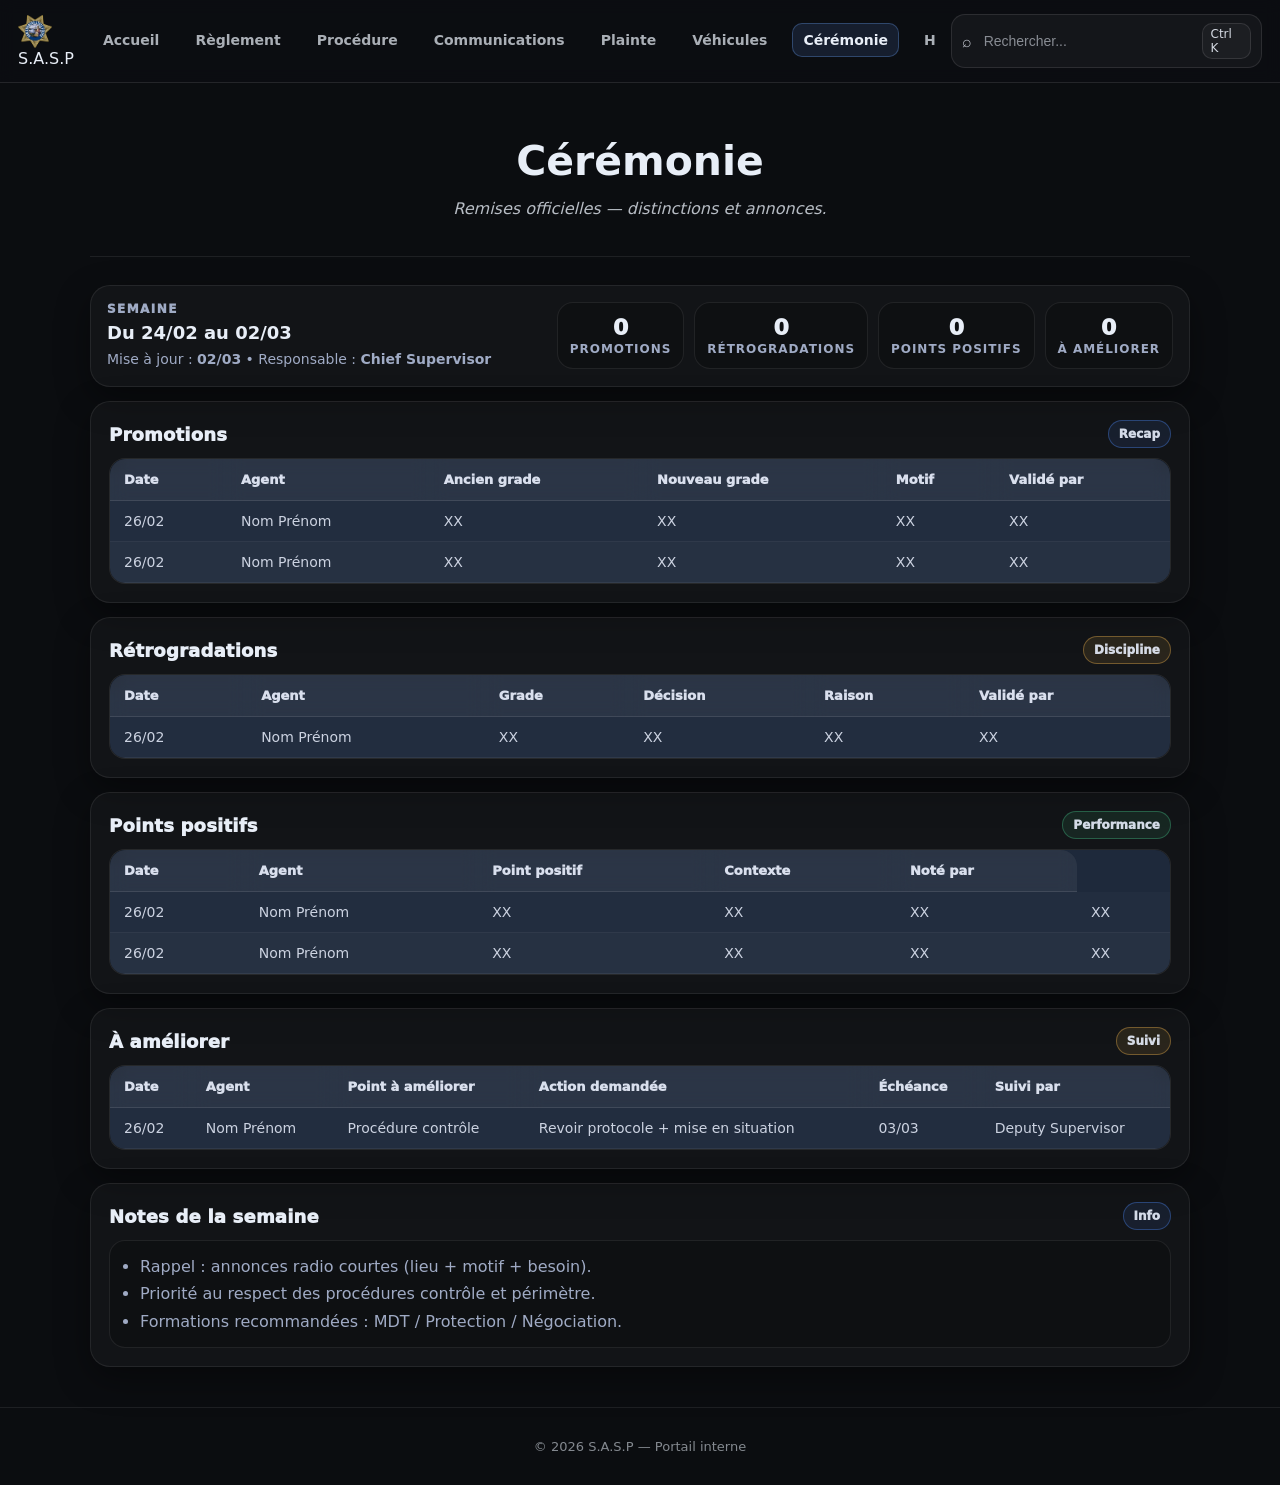
<file: ceremonie.html>
<!DOCTYPE html>
<html lang="fr">
<head>
  <meta charset="UTF-8" />
  <meta name="viewport" content="width=device-width, initial-scale=1.0" />
  <title>S.A.S.P - Cérémonie</title>
  <link rel="icon" type="image/png" href="favicon.png">
  <link rel="stylesheet" href="style.css" />
</head>
<body>

<header class="topbar">
  <div class="topbar__left">
    <div class="brand">
      <div class="brand__logo">
        <img src="favicon.png" alt="Logo USSS">
      </div>
      <div class="brand__name">S.A.S.P</div>
    </div>

    <nav class="nav">
      <a class="nav__link" href="index.html">Accueil</a>
      <a class="nav__link" href="reglement.html">Règlement</a>
      <a class="nav__link" href="procedure.html">Procédure</a>
      <a class="nav__link" href="communications.html">Communications</a>
      <a class="nav__link" href="plainte.html">Plainte</a>
      <a class="nav__link" href="vehicules.html">Véhicules</a>

      <!-- Nom changé uniquement -->
      <a class="nav__link nav__link--active" href="ceremonie.html">Cérémonie</a>

      <a class="nav__link" href="hierarchie.html">Hiérarchie</a>
     <a class="nav__link" href="effectif.html">Effectif</a>
      <a class="nav__link" href="formation.html">Formation</a>
    </nav>
  </div>

  <div class="topbar__right">
    <div class="search">
      <span class="search__icon" aria-hidden="true">⌕</span>
      <input class="search__input" type="search" placeholder="Rechercher..." />
      <span class="search__hint" aria-hidden="true">Ctrl K</span>
    </div>
  </div>
</header>

<main class="container">
  <section class="hero">
    <h1 class="hero__title">Cérémonie</h1>
    <p class="hero__subtitle">Remises officielles — distinctions et annonces.</p>
  </section>

  <hr class="divider" />


  <!-- Bandeau semaine -->
  <section class="dispatch-week">
    <div class="dispatch-week__left">
      <div class="dispatch-week__label">Semaine</div>
      <div class="dispatch-week__range">Du <b>24/02</b> au <b>02/03</b></div>
      <div class="dispatch-week__meta">Mise à jour : <b>02/03</b> • Responsable : <b>Chief Supervisor</b></div>
    </div>

    <div class="dispatch-week__right">
      <div class="dispatch-kpi">
        <div class="dispatch-kpi__value">0</div>
        <div class="dispatch-kpi__label">Promotions</div>
      </div>
      <div class="dispatch-kpi">
        <div class="dispatch-kpi__value">0</div>
        <div class="dispatch-kpi__label">Rétrogradations</div>
      </div>
      <div class="dispatch-kpi">
        <div class="dispatch-kpi__value">0</div>
        <div class="dispatch-kpi__label">Points positifs</div>
      </div>
      <div class="dispatch-kpi">
        <div class="dispatch-kpi__value">0</div>
        <div class="dispatch-kpi__label">À améliorer</div>
      </div>
    </div>
  </section>

  <!-- PROMOTIONS -->
  <section class="dispatch-card">
    <div class="dispatch-head">
      <h2 class="dispatch-title">Promotions</h2>
      <span class="dispatch-badge">Recap</span>
    </div>

    <div class="dispatch-table-wrap">
      <table class="dispatch-table">
        <thead>
          <tr>
            <th>Date</th>
            <th>Agent</th>
            <th>Ancien grade</th>
            <th>Nouveau grade</th>
            <th>Motif</th>
            <th>Validé par</th>
          </tr>
        </thead>
        <tbody>
          <tr>
            <td>26/02</td>
            <td>Nom Prénom</td>
            <td>XX</td>
            <td>XX</td>
            <td>XX</td>
            <td>XX</td>
          </tr>
          <tr>
            <td>26/02</td>
            <td>Nom Prénom</td>
            <td>XX</td>
            <td>XX</td>
            <td>XX</td>
            <td>XX</td>
          </tr>
        </tbody>
      </table>
    </div>
  </section>

  <!-- RÉTROGRADATIONS -->
  <section class="dispatch-card">
    <div class="dispatch-head">
      <h2 class="dispatch-title">Rétrogradations</h2>
      <span class="dispatch-badge dispatch-badge--warn">Discipline</span>
    </div>

    <div class="dispatch-table-wrap">
      <table class="dispatch-table">
        <thead>
          <tr>
            <th>Date</th>
            <th>Agent</th>
            <th>Grade</th>
            <th>Décision</th>
            <th>Raison</th>
            <th>Validé par</th>
          </tr>
        </thead>
        <tbody>
          <tr>
            <td>26/02</td>
            <td>Nom Prénom</td>
            <td>XX</td>
            <td>XX</td>
            <td>XX</td>
            <td>XX</td>
          </tr>
        </tbody>
      </table>
    </div>
  </section>

  <!-- POINTS POSITIFS -->
  <section class="dispatch-card">
    <div class="dispatch-head">
      <h2 class="dispatch-title">Points positifs</h2>
      <span class="dispatch-badge dispatch-badge--ok">Performance</span>
    </div>

    <div class="dispatch-table-wrap">
      <table class="dispatch-table">
        <thead>
          <tr>
            <th>Date</th>
            <th>Agent</th>
            <th>Point positif</th>
            <th>Contexte</th>
            <th>Noté par</th>
          </tr>
        </thead>
        <tbody>
          <tr>
            <td>26/02</td>
            <td>Nom Prénom</td>
            <td>XX</td>
            <td>XX</td>
            <td>XX</td>
            <td>XX</td>
          </tr>
          <tr>
            <td>26/02</td>
            <td>Nom Prénom</td>
            <td>XX</td>
            <td>XX</td>
            <td>XX</td>
            <td>XX</td>
          </tr>
        </tbody>
      </table>
    </div>
  </section>

  <!-- À AMÉLIORER -->
  <section class="dispatch-card">
    <div class="dispatch-head">
      <h2 class="dispatch-title">À améliorer</h2>
      <span class="dispatch-badge dispatch-badge--warn">Suivi</span>
    </div>

    <div class="dispatch-table-wrap">
      <table class="dispatch-table">
        <thead>
          <tr>
            <th>Date</th>
            <th>Agent</th>
            <th>Point à améliorer</th>
            <th>Action demandée</th>
            <th>Échéance</th>
            <th>Suivi par</th>
          </tr>
        </thead>
        <tbody>
          <tr>
            <td>26/02</td>
            <td>Nom Prénom</td>
            <td>Procédure contrôle</td>
            <td>Revoir protocole + mise en situation</td>
            <td>03/03</td>
            <td>Deputy Supervisor</td>
          </tr>
        </tbody>
      </table>
    </div>
  </section>

  <!-- NOTES / REMARQUES -->
  <section class="dispatch-card">
    <div class="dispatch-head">
      <h2 class="dispatch-title">Notes de la semaine</h2>
      <span class="dispatch-badge">Info</span>
    </div>

    <div class="dispatch-notes">
      <ul class="dispatch-notes__list">
        <li>Rappel : annonces radio courtes (lieu + motif + besoin).</li>
        <li>Priorité au respect des procédures contrôle et périmètre.</li>
        <li>Formations recommandées : MDT / Protection / Négociation.</li>
      </ul>
    </div>
  </section>

</main>

<footer class="footer">
  <p>© <span id="year"></span> S.A.S.P — Portail interne</p>
</footer>

<script>
  document.getElementById("year").textContent = new Date().getFullYear();
</script>

</body>
</html>
</file>
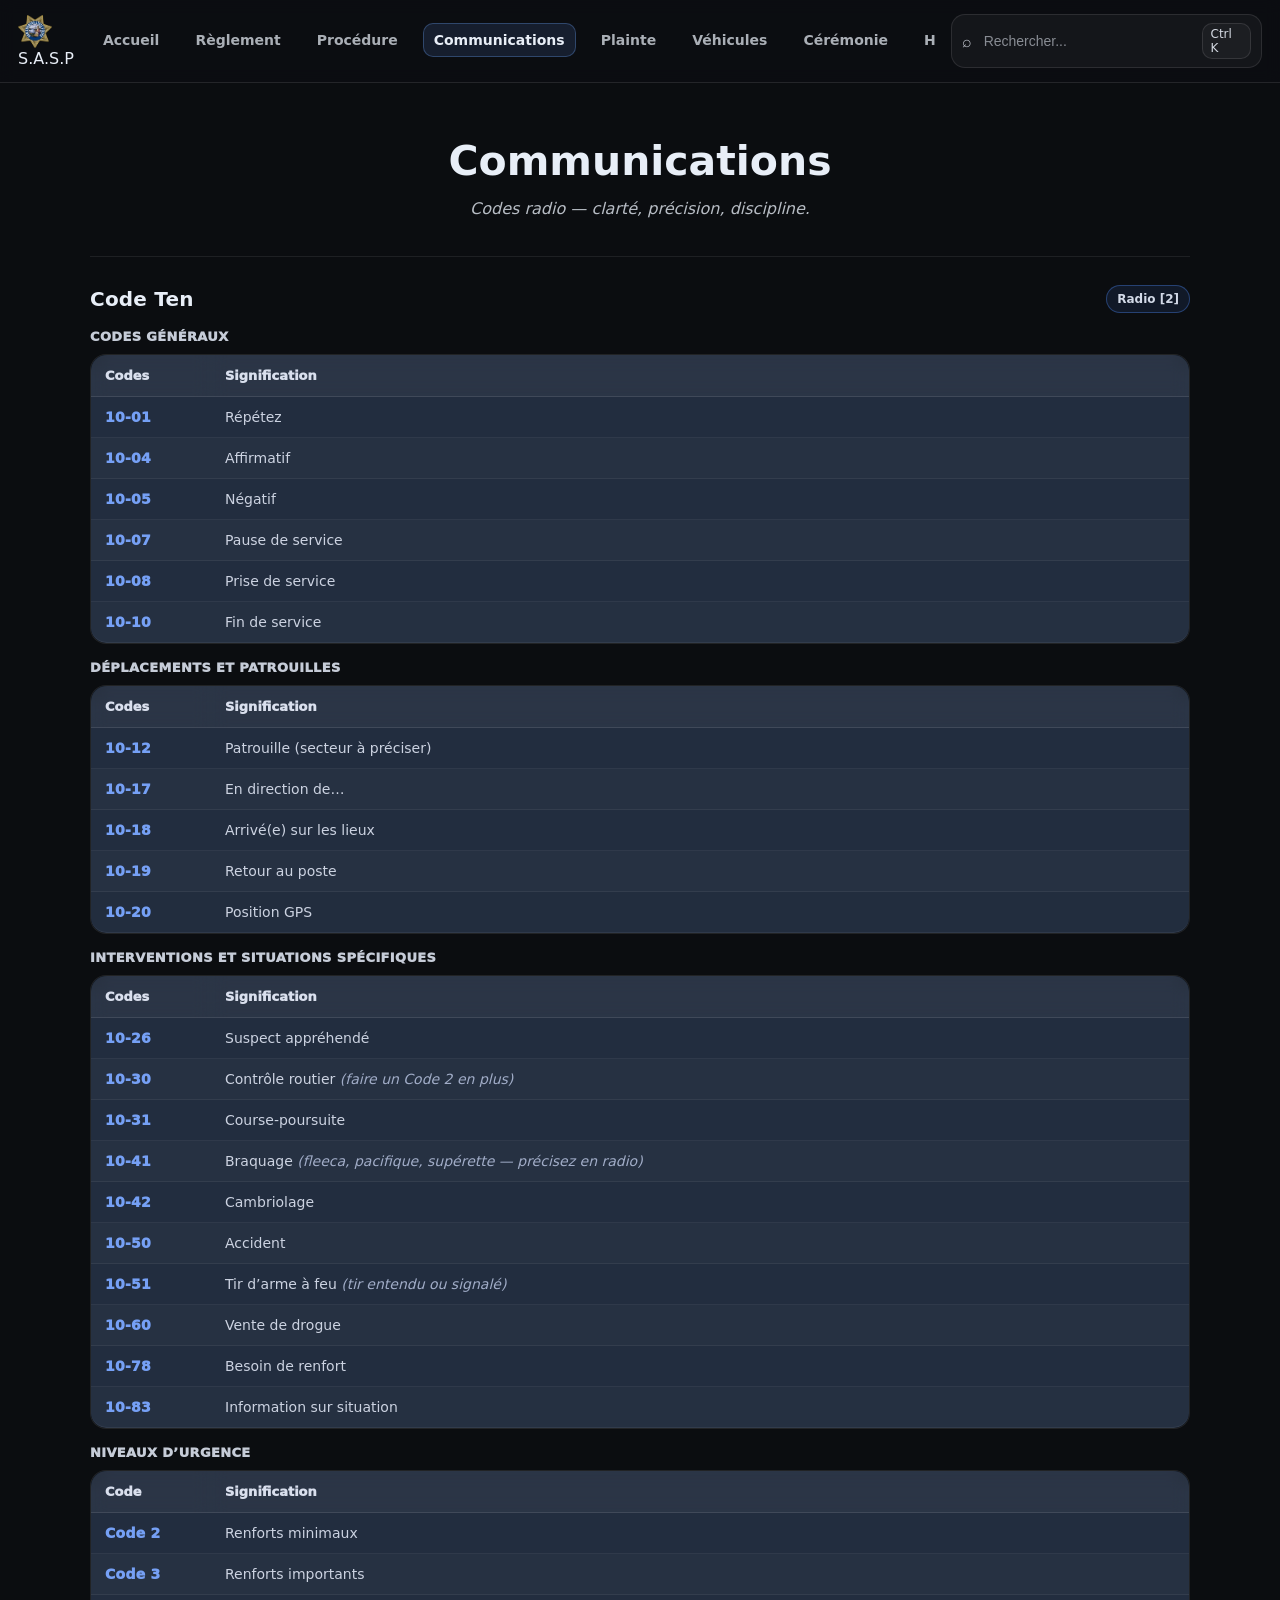
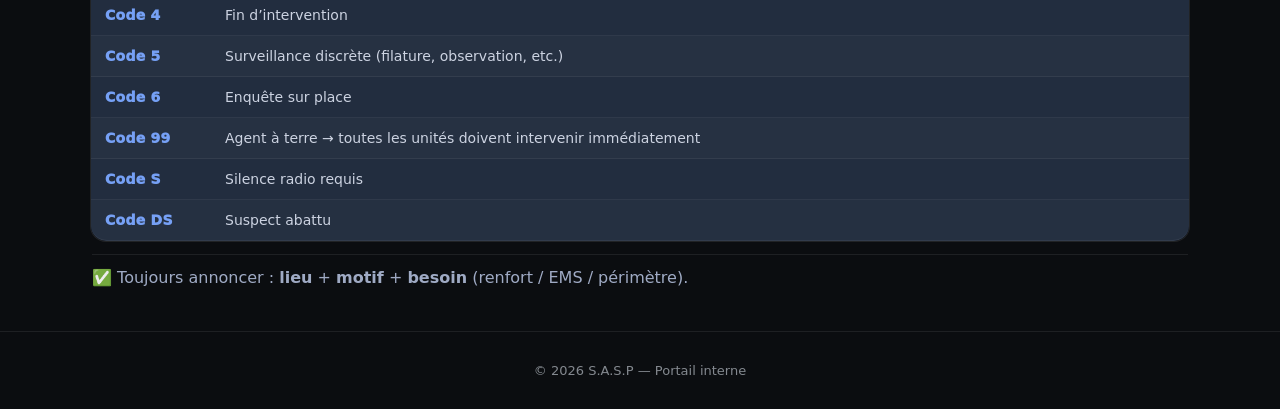
<file: communications.html>
<!DOCTYPE html>
<html lang="fr">
<head>
  <meta charset="UTF-8" />
  <meta name="viewport" content="width=device-width, initial-scale=1.0" />
  <title>S.A.S.P - Communications</title>
  <link rel="icon" type="image/png" href="favicon.png">
  <link rel="stylesheet" href="style.css" />
</head>
<body>

<header class="topbar">
  <div class="topbar__left">
    <div class="brand">
      <div class="brand__logo">
        <img src="favicon.png" alt="Logo USSS">
      </div>
      <div class="brand__name">S.A.S.P</div>
    </div>

    <nav class="nav">
      <a class="nav__link" href="index.html">Accueil</a>
      <a class="nav__link" href="reglement.html">Règlement</a>
      <a class="nav__link" href="procedure.html">Procédure</a>
      <a class="nav__link nav__link--active" href="communications.html">Communications</a>
      <a class="nav__link" href="plainte.html">Plainte</a>
      <a class="nav__link" href="vehicules.html">Véhicules</a>
      <a class="nav__link" href="ceremonie.html">Cérémonie</a>
      <a class="nav__link" href="hierarchie.html">Hiérarchie</a>
      <a class="nav__link" href="effectif.html">Effectif</a>
      <a class="nav__link" href="formation.html">Formation</a>
    </nav>
  </div>

  <div class="topbar__right">
    <div class="search">
      <span class="search__icon" aria-hidden="true">⌕</span>
      <input class="search__input" type="search" placeholder="Rechercher..." />
      <span class="search__hint" aria-hidden="true">Ctrl K</span>
    </div>
  </div>
</header>

<main class="container">
  <section class="hero">
    <h1 class="hero__title">Communications</h1>
    <p class="hero__subtitle">Codes radio — clarté, précision, discipline.</p>
  </section>

  <hr class="divider" />

  <!-- CODE TEN -->
  <section class="comms-card">
    <div class="comms-head">
      <h2 class="comms-title">Code Ten</h2>
      <span class="comms-badge">Radio [2]</span>
    </div>

    <!-- Codes généraux -->
    <h3 class="comms-subtitle">Codes généraux</h3>
    <div class="comms-table-wrap">
      <table class="comms-table">
        <thead>
          <tr>
            <th>Codes</th>
            <th>Signification</th>
          </tr>
        </thead>
        <tbody>
          <tr><td>10-01</td><td>Répétez</td></tr>
          <tr><td>10-04</td><td>Affirmatif</td></tr>
          <tr><td>10-05</td><td>Négatif</td></tr>
          <tr><td>10-07</td><td>Pause de service</td></tr>
          <tr><td>10-08</td><td>Prise de service</td></tr>
          <tr><td>10-10</td><td>Fin de service</td></tr>
        </tbody>
      </table>
    </div>

    <!-- Déplacements -->
    <h3 class="comms-subtitle">Déplacements et patrouilles</h3>
    <div class="comms-table-wrap">
      <table class="comms-table">
        <thead>
          <tr>
            <th>Codes</th>
            <th>Signification</th>
          </tr>
        </thead>
        <tbody>
          <tr><td>10-12</td><td>Patrouille (secteur à préciser)</td></tr>
          <tr><td>10-17</td><td>En direction de…</td></tr>
          <tr><td>10-18</td><td>Arrivé(e) sur les lieux</td></tr>
          <tr><td>10-19</td><td>Retour au poste</td></tr>
          <tr><td>10-20</td><td>Position GPS</td></tr>
        </tbody>
      </table>
    </div>

    <!-- Interventions -->
    <h3 class="comms-subtitle">Interventions et situations spécifiques</h3>
    <div class="comms-table-wrap">
      <table class="comms-table">
        <thead>
          <tr>
            <th>Codes</th>
            <th>Signification</th>
          </tr>
        </thead>
        <tbody>
          <tr><td>10-26</td><td>Suspect appréhendé</td></tr>
          <tr><td>10-30</td><td>Contrôle routier <em>(faire un Code 2 en plus)</em></td></tr>
          <tr><td>10-31</td><td>Course-poursuite</td></tr>
          <tr><td>10-41</td><td>Braquage <em>(fleeca, pacifique, supérette — précisez en radio)</em></td></tr>
          <tr><td>10-42</td><td>Cambriolage</td></tr>
          <tr><td>10-50</td><td>Accident</td></tr>
          <tr><td>10-51</td><td>Tir d’arme à feu <em>(tir entendu ou signalé)</em></td></tr>
          <tr><td>10-60</td><td>Vente de drogue</td></tr>
          <tr><td>10-78</td><td>Besoin de renfort</td></tr>
          <tr><td>10-83</td><td>Information sur situation</td></tr>
        </tbody>
      </table>
    </div>

    <h3 class="comms-subtitle">Niveaux d’urgence</h3>

<div class="comms-table-wrap">
<table class="comms-table">

<thead>
<tr>
<th>Code</th>
<th>Signification</th>
</tr>
</thead>

<tbody>
<tr><td>Code 2</td><td>Renforts minimaux</td></tr>
<tr><td>Code 3</td><td>Renforts importants</td></tr>
<tr><td>Code 4</td><td>Fin d’intervention</td></tr>
<tr><td>Code 5</td><td>Surveillance discrète (filature, observation, etc.)</td></tr>
<tr><td>Code 6</td><td>Enquête sur place</td></tr>
<tr><td>Code 99</td><td>Agent à terre → toutes les unités doivent intervenir immédiatement</td></tr>
<tr><td>Code S</td><td>Silence radio requis</td></tr>
<tr><td>Code DS</td><td>Suspect abattu</td></tr>
</tbody>

</table>
</div>

    <p class="comms-note">
      ✅ Toujours annoncer : <b>lieu</b> + <b>motif</b> + <b>besoin</b> (renfort / EMS / périmètre).
    </p>
  </section>
</main>

<footer class="footer">
  <p>© <span id="year"></span> S.A.S.P — Portail interne</p>
</footer>

<script>
  document.getElementById("year").textContent = new Date().getFullYear();
</script>

</body>
</html>
</file>
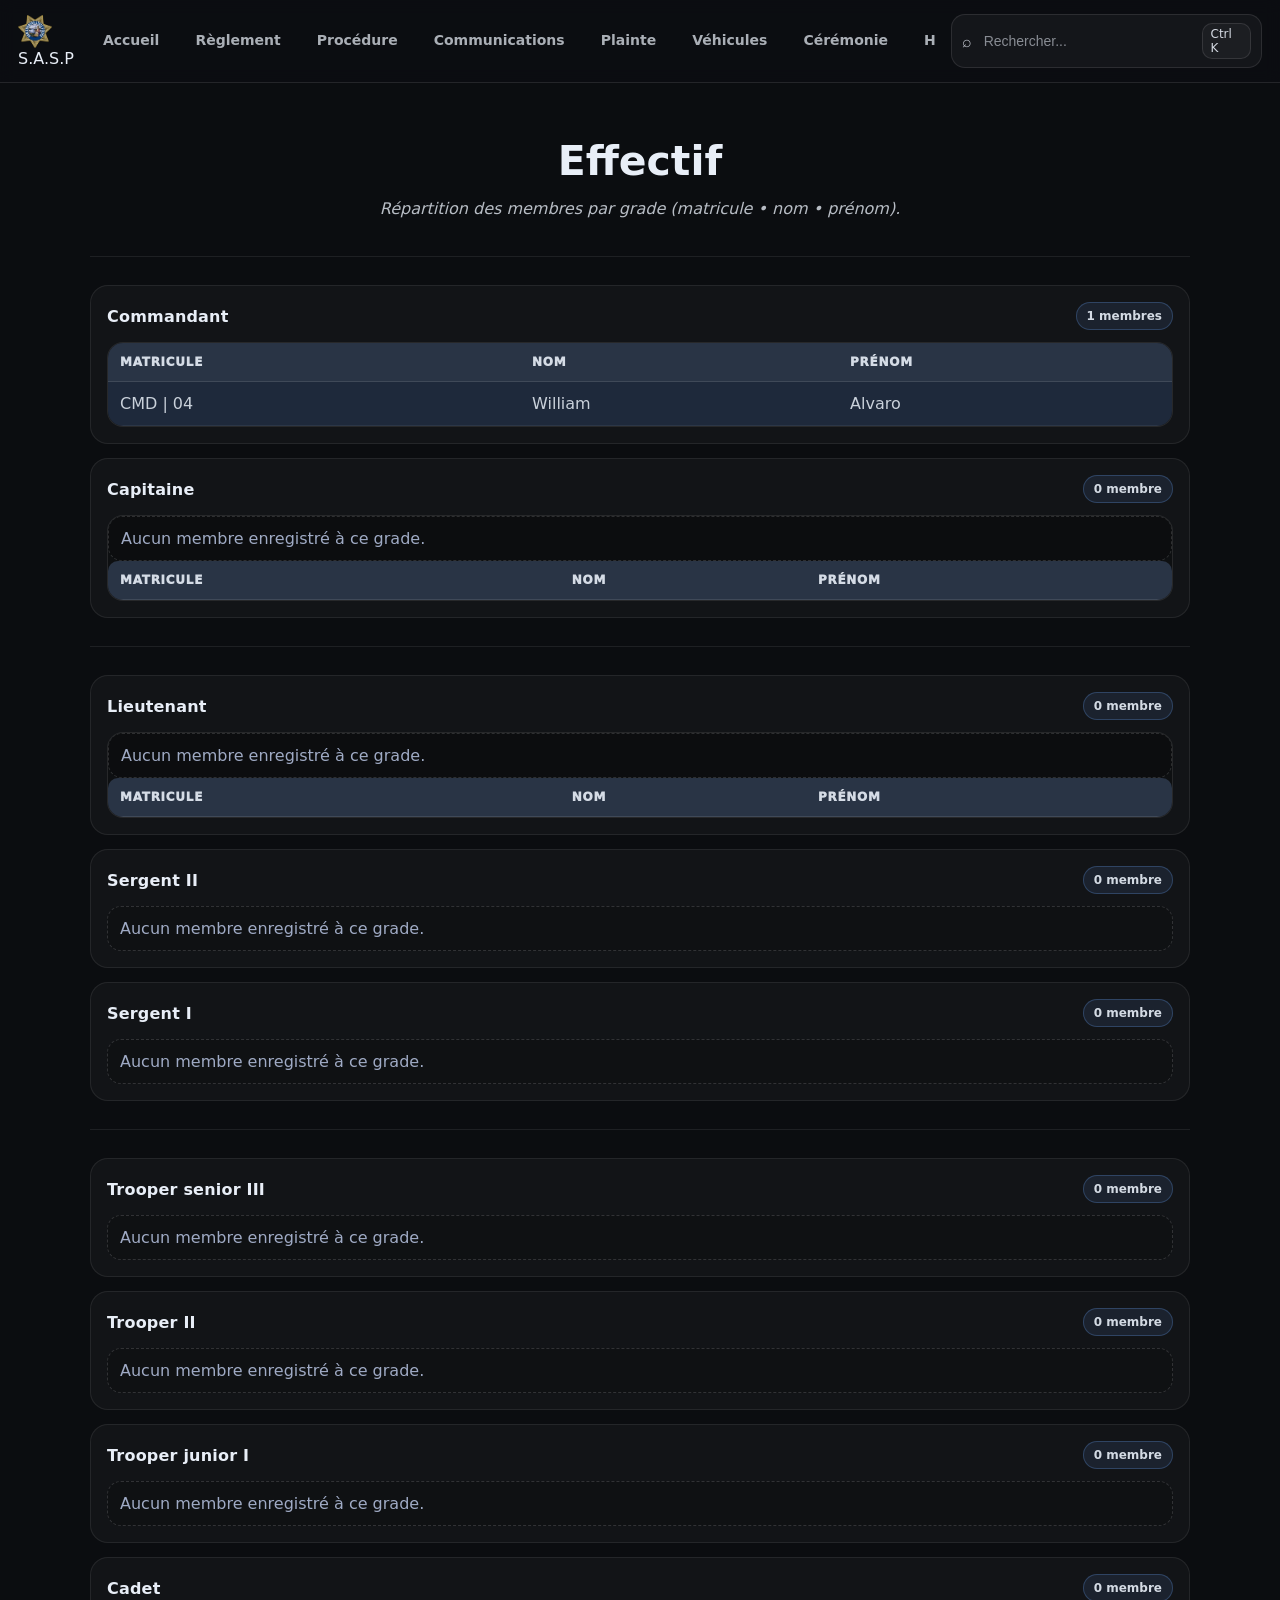
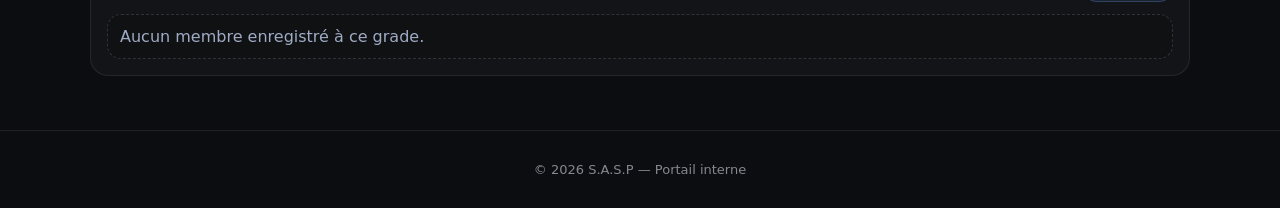
<file: effectif.html>
<!DOCTYPE html>
<html lang="fr">
<head>
  <meta charset="UTF-8" />
  <meta name="viewport" content="width=device-width, initial-scale=1.0" />
  <title>S.A.S.P | Effectif</title>
  <link rel="icon" type="image/png" href="favicon.png">
  <link rel="stylesheet" href="style.css" />
</head>
<body>

<header class="topbar">
  <div class="topbar__left">
    <div class="brand">
      <div class="brand__logo">
        <img src="favicon.png" alt="Logo USSS">
      </div>
      <div class="brand__name">S.A.S.P</div>
    </div>

    <nav class="nav">
      <a class="nav__link" href="index.html">Accueil</a>
      <a class="nav__link" href="reglement.html">Règlement</a>
      <a class="nav__link" href="procedure.html">Procédure</a>
      <a class="nav__link" href="communications.html">Communications</a>
      <a class="nav__link" href="plainte.html">Plainte</a>
      <a class="nav__link" href="vehicules.html">Véhicules</a>
      <a class="nav__link" href="ceremonie.html">Cérémonie</a>
      <a class="nav__link" href="hierarchie.html">Hiérarchie</a>
      <a class="nav__link nav__link--active" href="effectif.html">Effectif</a>
      <a class="nav__link" href="formation.html">Formation</a>
    </nav>
  </div>

  <div class="topbar__right">
    <div class="search">
      <span class="search__icon" aria-hidden="true">⌕</span>
      <input class="search__input" type="search" placeholder="Rechercher..." />
      <span class="search__hint" aria-hidden="true">Ctrl K</span>
    </div>
  </div>
</header>

<main class="container">
  <section class="hero">
    <h1 class="hero__title">Effectif</h1>
    <p class="hero__subtitle">Répartition des membres par grade (matricule • nom • prénom).</p>
  </section>

  <hr class="divider" />

  <!-- ===== Direction ===== -->
  <section class="effectif-grade">
    <div class="effectif-grade__head">
      <h2 class="effectif-grade__title">Commandant</h2>
      <span class="effectif-grade__count">1 membres</span>
    </div>

    <div class="effectif-table-wrap">
      <table class="effectif-table">
        <thead>
          <tr>
            <th>Matricule</th>
            <th>Nom</th>
            <th>Prénom</th>
          </tr>
        </thead>
        <tbody>
          <tr><td> CMD | 04</td><td>William</td><td>Alvaro</td></tr>
        </tbody>
      </table>
    </div>
  </section>

  <section class="effectif-grade">
    <div class="effectif-grade__head">
      <h2 class="effectif-grade__title">Capitaine</h2>
      <span class="effectif-grade__count">0 membre</span>
    </div>

    <div class="effectif-table-wrap">
      <table class="effectif-table">
        <thead>
          <tr>
            <th>Matricule</th>
            <th>Nom</th>
            <th>Prénom</th>
          </tr>
        </thead>
        <tbody>
         <div class="effectif-empty">Aucun membre enregistré à ce grade.</div>
        </tbody>
      </table>
    </div>
  </section>

  <hr class="divider" />

  <!-- ===== Supervision (si tu la gardes dans l’effectif) ===== -->
  <section class="effectif-grade">
    <div class="effectif-grade__head">
      <h2 class="effectif-grade__title">Lieutenant</h2>
      <span class="effectif-grade__count">0 membre</span>
    </div>

    <div class="effectif-table-wrap">
      <table class="effectif-table">
        <thead>
          <tr>
            <th>Matricule</th>
            <th>Nom</th>
            <th>Prénom</th>
          </tr>
        </thead>
        <tbody>
          <div class="effectif-empty">Aucun membre enregistré à ce grade.</div>
        </tbody>
      </table>
    </div>
  </section>

  <section class="effectif-grade">
    <div class="effectif-grade__head">
      <h2 class="effectif-grade__title">Sergent II</h2>
      <span class="effectif-grade__count">0 membre</span>
    </div>

    <div class="effectif-empty">Aucun membre enregistré à ce grade.</div>
  </section>

  <section class="effectif-grade">
    <div class="effectif-grade__head">
      <h2 class="effectif-grade__title">Sergent I</h2>
      <span class="effectif-grade__count">0 membre</span>
    </div>

    <div class="effectif-empty">Aucun membre enregistré à ce grade.</div>
  </section>

  <hr class="divider" />

  <!-- ===== USSS Agents (ordre) ===== -->
  <section class="effectif-grade">
    <div class="effectif-grade__head">
      <h2 class="effectif-grade__title">Trooper senior III</h2>
      <span class="effectif-grade__count">0 membre</span>
    </div>
    <div class="effectif-empty">Aucun membre enregistré à ce grade.</div>
  </section>

  <section class="effectif-grade">
    <div class="effectif-grade__head">
      <h2 class="effectif-grade__title">Trooper II</h2>
      <span class="effectif-grade__count">0 membre</span>
    </div>
    <div class="effectif-empty">Aucun membre enregistré à ce grade.</div>
  </section>

  <section class="effectif-grade">
    <div class="effectif-grade__head">
      <h2 class="effectif-grade__title">Trooper junior I </h2>
      <span class="effectif-grade__count">0 membre</span>
    </div>
    <div class="effectif-empty">Aucun membre enregistré à ce grade.</div>
  </section>

  <section class="effectif-grade">
    <div class="effectif-grade__head">
      <h2 class="effectif-grade__title">Cadet</h2>
      <span class="effectif-grade__count">0 membre</span>
    </div>
    <div class="effectif-empty">Aucun membre enregistré à ce grade.</div>
  </section>

  </main>

<footer class="footer">
  <p>© <span id="year"></span> S.A.S.P — Portail interne</p>
</footer>

<script>
  document.getElementById("year").textContent = new Date().getFullYear();
</script>

</body>
</html>
</file>
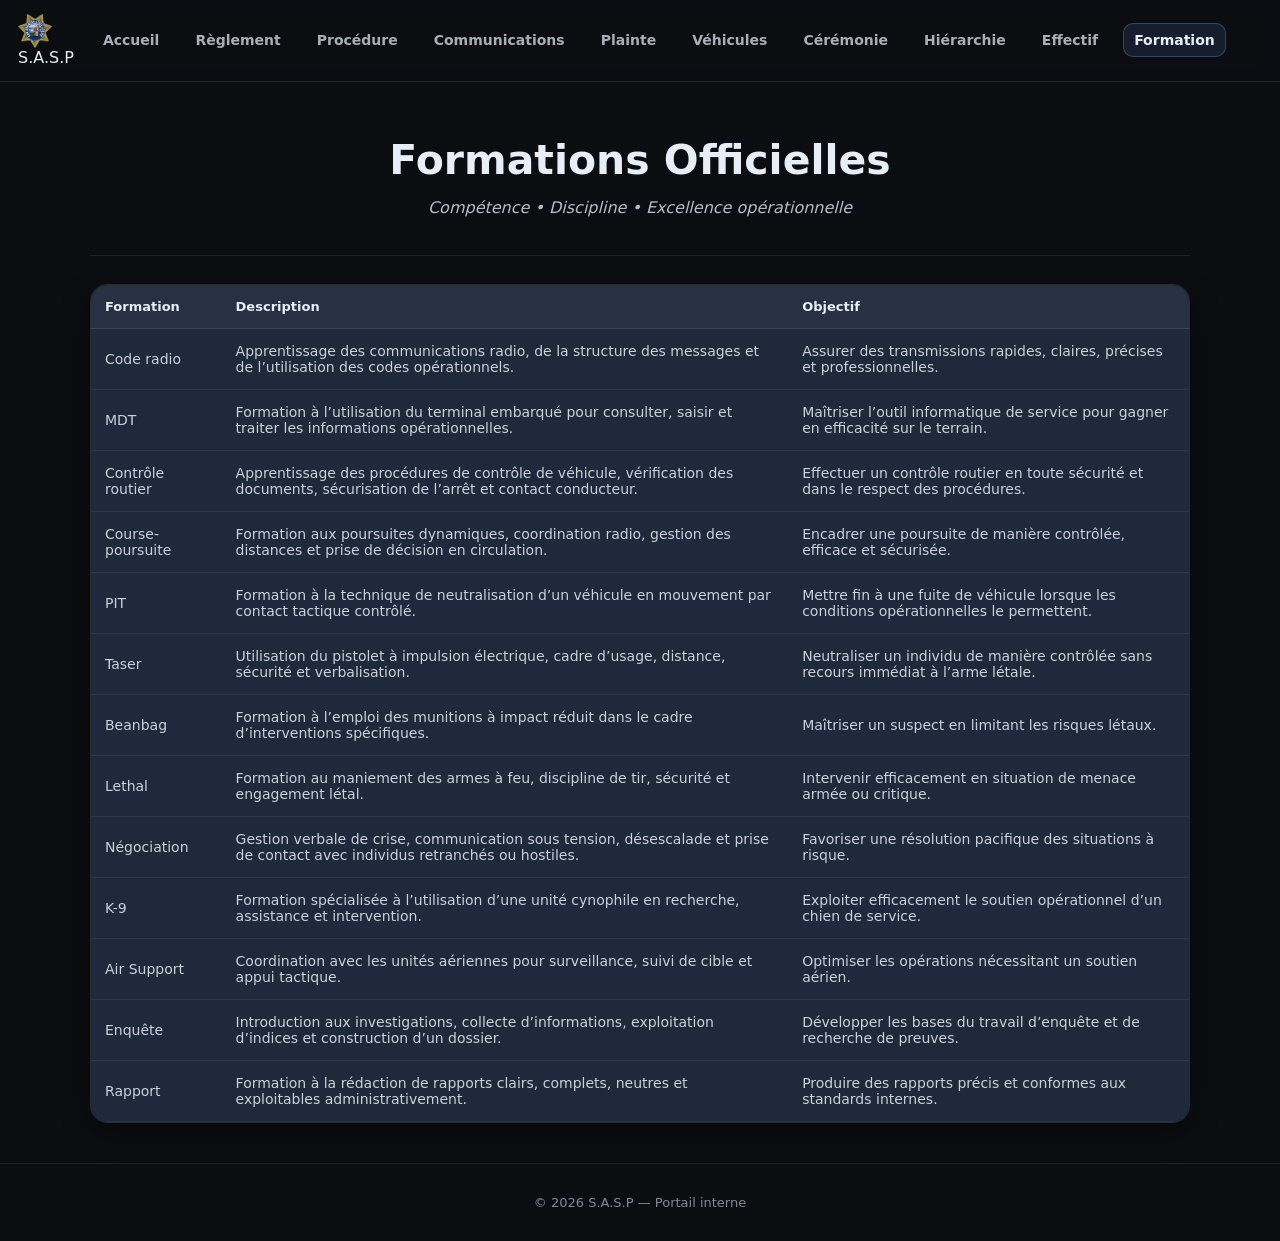
<file: formation.html>
<!DOCTYPE html>
<html lang="fr">
<head>
  <meta charset="UTF-8" />
  <meta name="viewport" content="width=device-width, initial-scale=1.0" />
  <title>S.A.S.P | Formation</title>
  <link rel="icon" type="image/png" href="favicon.png">
  <link rel="stylesheet" href="style.css" />
</head>
<body>

<header class="topbar">
  <div class="topbar__left">
    <div class="brand">
      <div class="brand__logo">
        <img src="favicon.png" alt="Logo USSS">
      </div>
      <div class="brand__name">S.A.S.P</div>
    </div>

    <nav class="nav">
      <a class="nav__link" href="index.html">Accueil</a>
      <a class="nav__link" href="reglement.html">Règlement</a>
      <a class="nav__link" href="procedure.html">Procédure</a>
      <a class="nav__link" href="communications.html">Communications</a>
      <a class="nav__link" href="plainte.html">Plainte</a>
      <a class="nav__link" href="vehicules.html">Véhicules</a>
      <a class="nav__link" href="ceremonie.html">Cérémonie</a>
      <a class="nav__link" href="hierarchie.html">Hiérarchie</a>
      <a class="nav__link" href="effectif.html">Effectif</a>
      <a class="nav__link nav__link--active" href="formation.html">Formation</a>
    </nav>
  </div>
</header>

<main class="container">

  <section class="hero">
    <h1 class="hero__title">Formations Officielles</h1>
    <p class="hero__subtitle">Compétence • Discipline • Excellence opérationnelle</p>
  </section>

  <hr class="divider" />

  <section class="card">

        <table class="formation-table">
        <thead>
          <tr>
            <th>Formation</th>
            <th>Description</th>
            <th>Objectif</th>
          </tr>
        </thead>
        <tbody>
          <tr>
            <td>Code radio</td>
            <td>Apprentissage des communications radio, de la structure des messages et de l’utilisation des codes opérationnels.</td>
            <td>Assurer des transmissions rapides, claires, précises et professionnelles.</td>
          </tr>
          <tr>
            <td>MDT</td>
            <td>Formation à l’utilisation du terminal embarqué pour consulter, saisir et traiter les informations opérationnelles.</td>
            <td>Maîtriser l’outil informatique de service pour gagner en efficacité sur le terrain.</td>
          </tr>
          <tr>
            <td>Contrôle routier</td>
            <td>Apprentissage des procédures de contrôle de véhicule, vérification des documents, sécurisation de l’arrêt et contact conducteur.</td>
            <td>Effectuer un contrôle routier en toute sécurité et dans le respect des procédures.</td>
          </tr>
          <tr>
            <td>Course-poursuite</td>
            <td>Formation aux poursuites dynamiques, coordination radio, gestion des distances et prise de décision en circulation.</td>
            <td>Encadrer une poursuite de manière contrôlée, efficace et sécurisée.</td>
          </tr>
          <tr>
            <td>PIT</td>
            <td>Formation à la technique de neutralisation d’un véhicule en mouvement par contact tactique contrôlé.</td>
            <td>Mettre fin à une fuite de véhicule lorsque les conditions opérationnelles le permettent.</td>
          </tr>
          <tr>
            <td>Taser</td>
            <td>Utilisation du pistolet à impulsion électrique, cadre d’usage, distance, sécurité et verbalisation.</td>
            <td>Neutraliser un individu de manière contrôlée sans recours immédiat à l’arme létale.</td>
          </tr>
          <tr>
            <td>Beanbag</td>
            <td>Formation à l’emploi des munitions à impact réduit dans le cadre d’interventions spécifiques.</td>
            <td>Maîtriser un suspect en limitant les risques létaux.</td>
          </tr>
          <tr>
            <td>Lethal</td>
            <td>Formation au maniement des armes à feu, discipline de tir, sécurité et engagement létal.</td>
            <td>Intervenir efficacement en situation de menace armée ou critique.</td>
          </tr>
          <tr>
            <td>Négociation</td>
            <td>Gestion verbale de crise, communication sous tension, désescalade et prise de contact avec individus retranchés ou hostiles.</td>
            <td>Favoriser une résolution pacifique des situations à risque.</td>
          </tr>
          <tr>
            <td>K-9</td>
            <td>Formation spécialisée à l’utilisation d’une unité cynophile en recherche, assistance et intervention.</td>
            <td>Exploiter efficacement le soutien opérationnel d’un chien de service.</td>
          </tr>
          <tr>
            <td>Air Support</td>
            <td>Coordination avec les unités aériennes pour surveillance, suivi de cible et appui tactique.</td>
            <td>Optimiser les opérations nécessitant un soutien aérien.</td>
          </tr>
          <tr>
            <td>Enquête</td>
            <td>Introduction aux investigations, collecte d’informations, exploitation d’indices et construction d’un dossier.</td>
            <td>Développer les bases du travail d’enquête et de recherche de preuves.</td>
          </tr>
          <tr>
            <td>Rapport</td>
            <td>Formation à la rédaction de rapports clairs, complets, neutres et exploitables administrativement.</td>
            <td>Produire des rapports précis et conformes aux standards internes.</td>
          </tr>
        </tbody>
      </table>
    </div>
  </section>
</main>
  
<footer class="footer">
  <p>© <span id="year"></span> S.A.S.P — Portail interne</p>
</footer>

<script>
  document.getElementById("year").textContent = new Date().getFullYear();
</script>

</body>
</html>
</file>
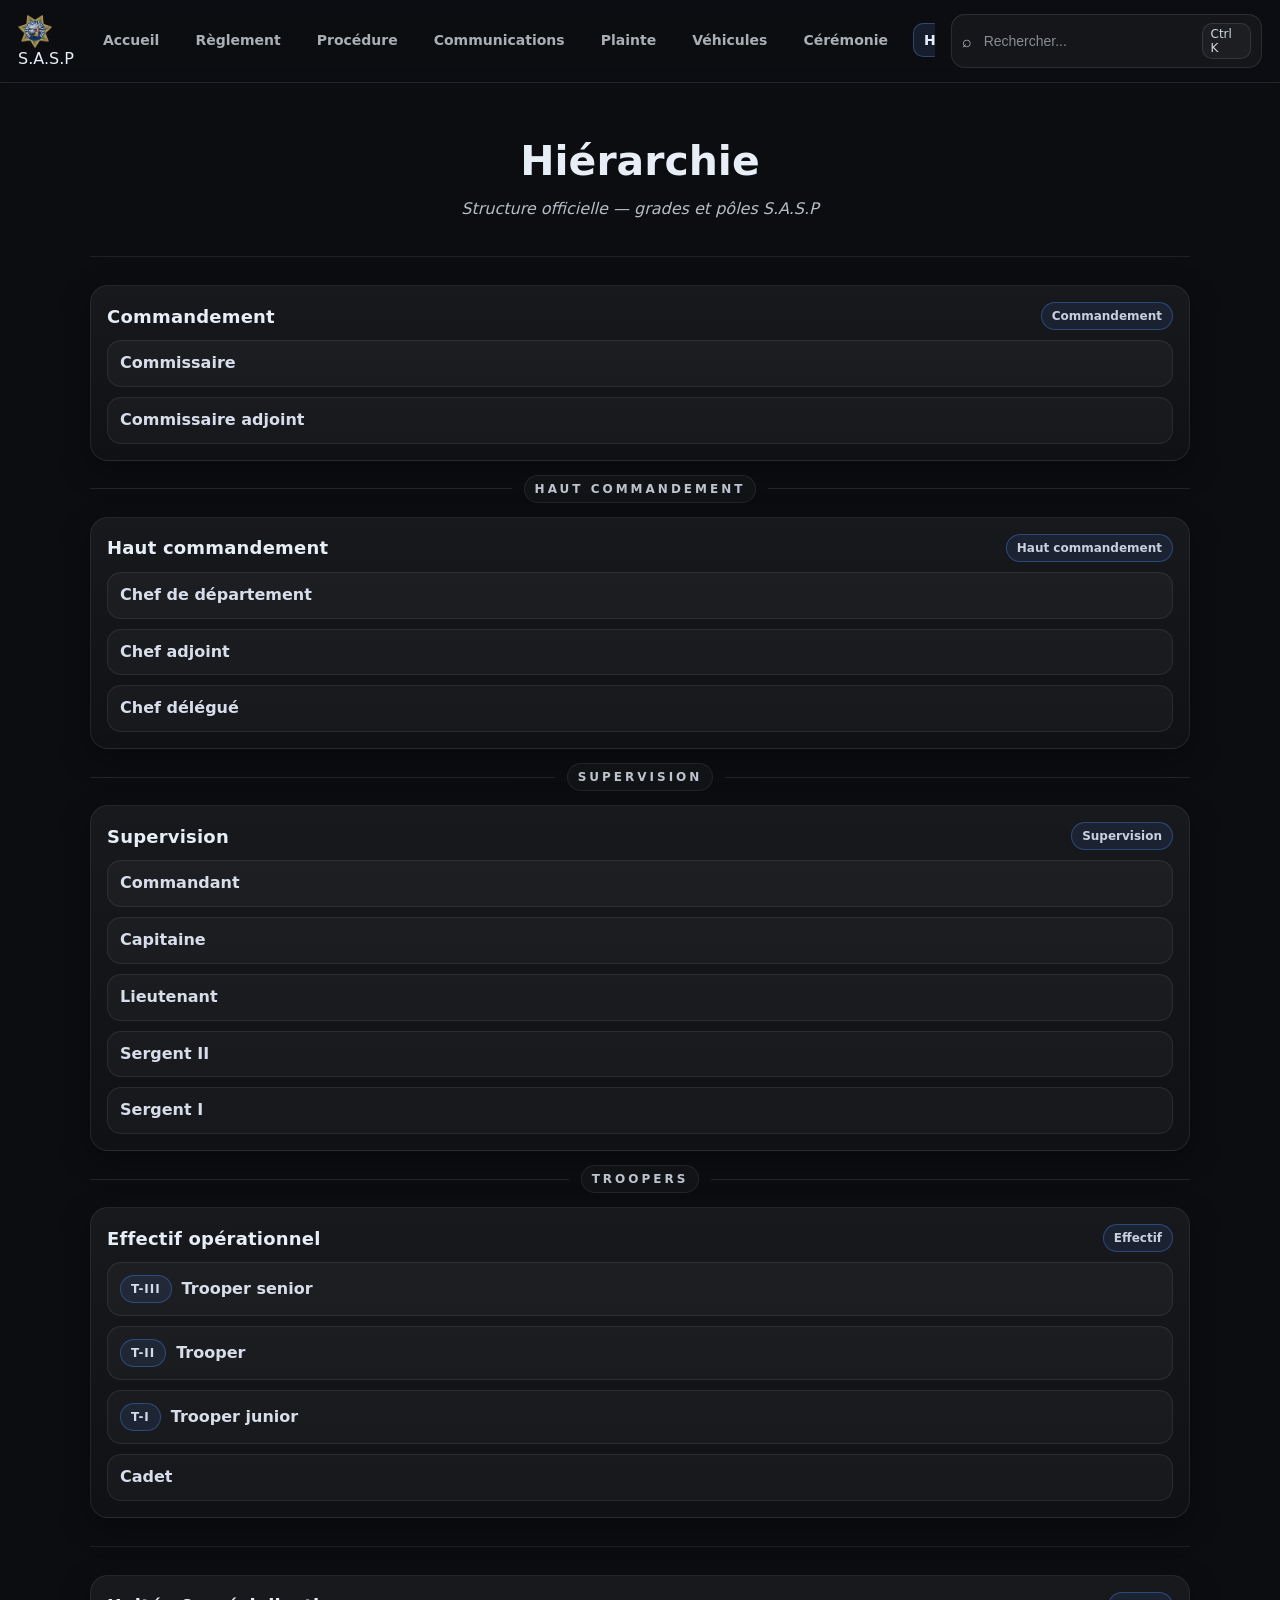
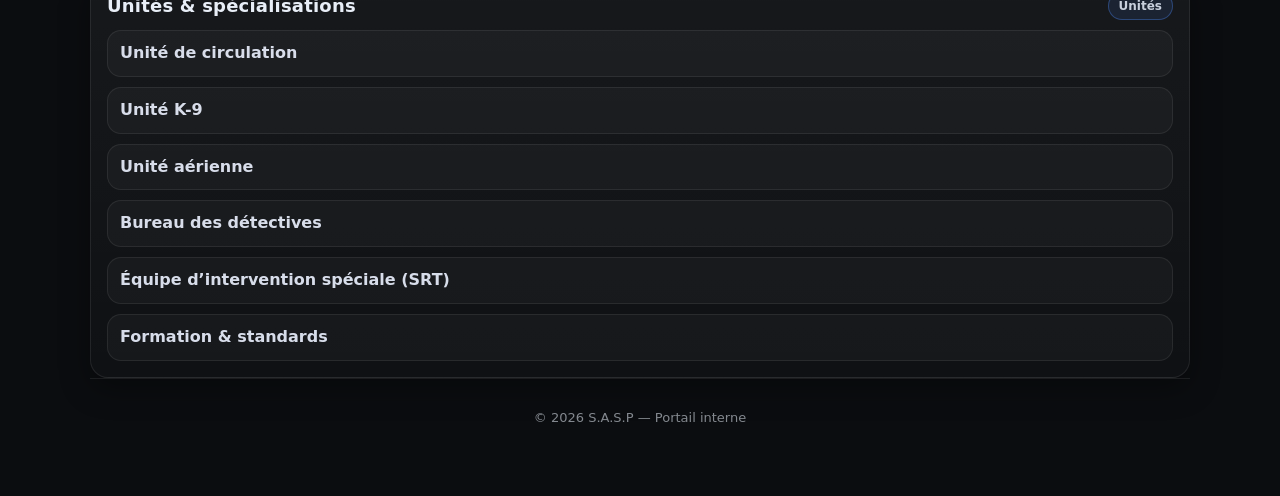
<file: hierarchie.html>
<!DOCTYPE html>
<html lang="fr">
<head>
  <meta charset="UTF-8" />
  <meta name="viewport" content="width=device-width, initial-scale=1.0" />
  <title>S.A.S.P - Hiérarchie</title>
  <link rel="icon" type="image/png" href="favicon.png">
  <link rel="stylesheet" href="style.css" />
</head>
<body>

<header class="topbar">
  <div class="topbar__left">
    <div class="brand">
      <div class="brand__logo">
        <img src="favicon.png" alt="Logo USSS">
      </div>
      <div class="brand__name">S.A.S.P</div>
    </div>
    <nav class="nav">
      <a class="nav__link" href="index.html">Accueil</a>
      <a class="nav__link" href="reglement.html">Règlement</a>
      <a class="nav__link" href="procedure.html">Procédure</a>
      <a class="nav__link" href="communications.html">Communications</a>
      <a class="nav__link" href="plainte.html">Plainte</a>
      <a class="nav__link" href="vehicules.html">Véhicules</a>
      <a class="nav__link" href="ceremonie.html">Cérémonie</a>
      <a class="nav__link nav__link--active" href="hierarchie.html">Hiérarchie</a>
      <a class="nav__link" href="effectif.html">Effectif</a>
      <a class="nav__link" href="formation.html">Formation</a>
    </nav>
  </div>

  <div class="topbar__right">
    <div class="search">
      <span class="search__icon" aria-hidden="true">⌕</span>
      <input class="search__input" type="search" placeholder="Rechercher..." />
      <span class="search__hint" aria-hidden="true">Ctrl K</span>
    </div>
  </div>
</header>

<main class="container">
  <section class="hero">
    <h1 class="hero__title">Hiérarchie</h1>
    <p class="hero__subtitle">Structure officielle — grades et pôles S.A.S.P</p>
  </section>

  <hr class="divider" />

  <!-- Commandement -->
<section class="rank-section">
  <div class="rank-section__head">
    <h2>Commandement</h2>
    <span class="rank-badge">Commandement</span>
  </div>
  <ul class="rank-list">
    <li class="rank-item"><span class="rank-name">Commissaire</span></li>
    <li class="rank-item"><span class="rank-name">Commissaire adjoint</span></li>
  </ul>
</section>

<div class="rank-divider"><span>HAUT COMMANDEMENT</span></div>

<!-- Haut commandement -->
<section class="rank-section">
  <div class="rank-section__head">
    <h2>Haut commandement</h2>
    <span class="rank-badge">Haut commandement</span>
  </div>
  <ul class="rank-list">
    <li class="rank-item"><span class="rank-name">Chef de département</span></li>
    <li class="rank-item"><span class="rank-name">Chef adjoint</span></li>
    <li class="rank-item"><span class="rank-name">Chef délégué</span></li>
  </ul>
</section>

<div class="rank-divider"><span>SUPERVISION</span></div>

<!-- Supervision -->
<section class="rank-section">
  <div class="rank-section__head">
    <h2>Supervision</h2>
    <span class="rank-badge">Supervision</span>
  </div>
  <ul class="rank-list">
    <li class="rank-item"><span class="rank-name">Commandant</span></li>
    <li class="rank-item"><span class="rank-name">Capitaine</span></li>
    <li class="rank-item"><span class="rank-name">Lieutenant</span></li>
    <li class="rank-item"><span class="rank-name">Sergent II</span></li>
    <li class="rank-item"><span class="rank-name">Sergent I</span></li>
  </ul>
</section>

<div class="rank-divider"><span>TROOPERS</span></div>

<!-- Effectif opérationnel -->
<section class="rank-section">
  <div class="rank-section__head">
    <h2>Effectif opérationnel</h2>
    <span class="rank-badge">Effectif</span>
  </div>
  <ul class="rank-list">
    <li class="rank-item"><span class="rank-pill">T-III</span><span class="rank-name">Trooper senior</span></li>
    <li class="rank-item"><span class="rank-pill">T-II</span><span class="rank-name">Trooper</span></li>
    <li class="rank-item"><span class="rank-pill">T-I</span><span class="rank-name">Trooper junior</span></li>
    <li class="rank-item"><span class="rank-name">Cadet</span></li>
  </ul>
</section>

<hr class="divider" />

<!-- Unités / Spécialisations -->
<section class="rank-section">
  <div class="rank-section__head">
    <h2>Unités & spécialisations</h2>
    <span class="rank-badge">Unités</span>
  </div>
  <ul class="rank-list">
    <li class="rank-item"><span class="rank-name">Unité de circulation</span></li>
    <li class="rank-item"><span class="rank-name">Unité K-9</span></li>
    <li class="rank-item"><span class="rank-name">Unité aérienne</span></li>
    <li class="rank-item"><span class="rank-name">Bureau des détectives</span></li>
    <li class="rank-item"><span class="rank-name">Équipe d’intervention spéciale (SRT)</span></li>
    <li class="rank-item"><span class="rank-name">Formation & standards</span></li>
  </ul>
</section>

<footer class="footer">
  <p>© <span id="year"></span> S.A.S.P — Portail interne</p>
</footer>

<script>
  document.getElementById("year").textContent = new Date().getFullYear();
</script>

</body>
</html>
</file>
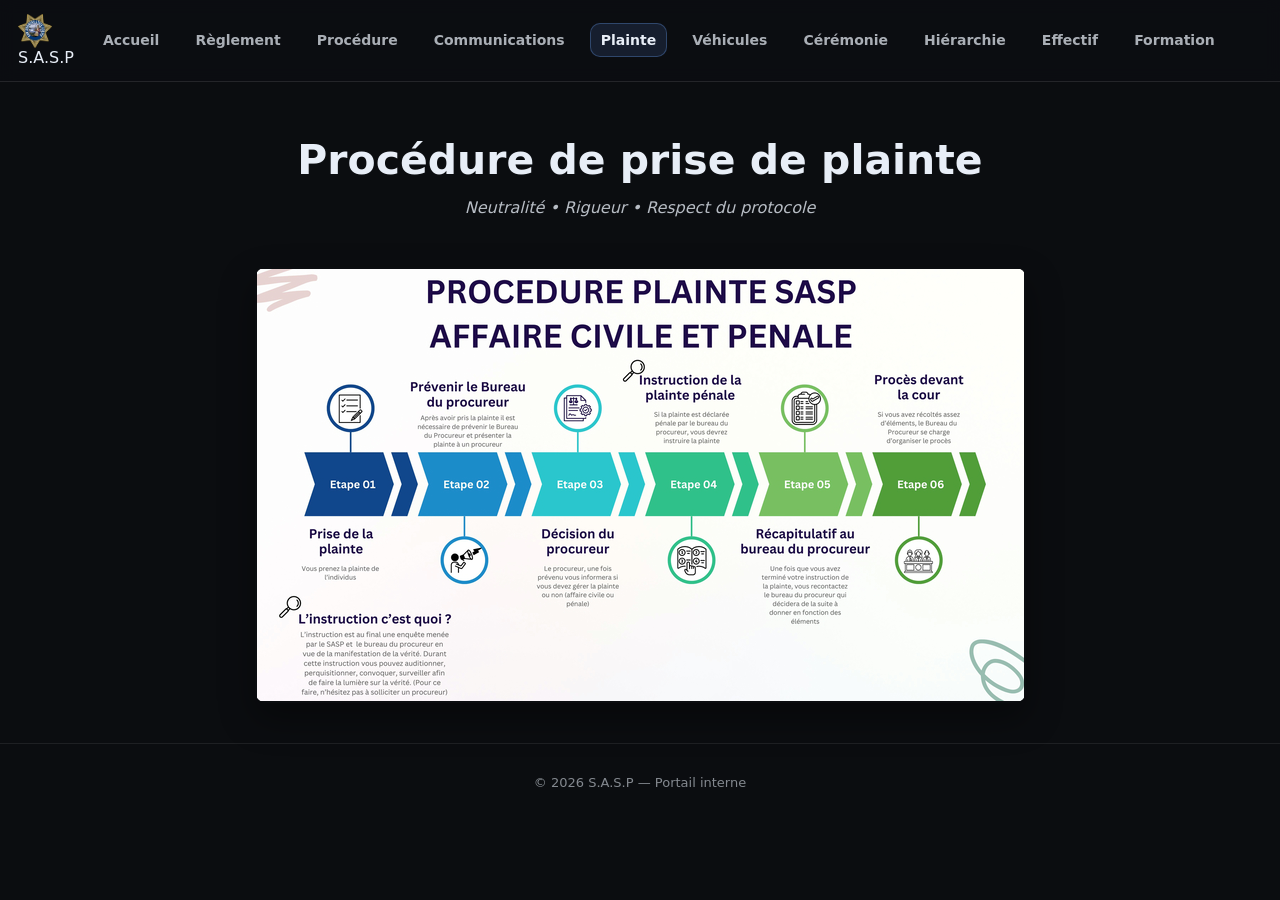
<file: plainte.html>
<!DOCTYPE html>
<html lang="fr">
<head>
  <meta charset="UTF-8" />
  <meta name="viewport" content="width=device-width, initial-scale=1.0" />
  <title>S.A.S.P - Plainte</title>
  <link rel="icon" type="image/png" href="favicon.png">
  <link rel="stylesheet" href="style.css" />
</head>
<body>

<header class="topbar">
  <div class="topbar__left">
    <div class="brand">
      <div class="brand__logo">
        <img src="favicon.png" alt="Logo USSS">
      </div>
      <div class="brand__name">S.A.S.P</div>
    </div>

    <nav class="nav">
      <a class="nav__link" href="index.html">Accueil</a>
      <a class="nav__link" href="reglement.html">Règlement</a>
      <a class="nav__link" href="procedure.html">Procédure</a>
      <a class="nav__link" href="communications.html">Communications</a>
      <a class="nav__link nav__link--active" href="plainte.html">Plainte</a>
      <a class="nav__link" href="vehicules.html">Véhicules</a>
     <a class="nav__link" href="ceremonie.html">Cérémonie</a>
      <a class="nav__link" href="hierarchie.html">Hiérarchie</a>
      <a class="nav__link" href="effectif.html">Effectif</a>
      <a class="nav__link" href="formation.html">Formation</a>
    </nav>
  </div>
</header>

<main class="container">

  <section class="hero">
    <h1 class="hero__title">Procédure de prise de plainte</h1>
    <p class="hero__subtitle">Neutralité • Rigueur • Respect du protocole</p>
  </section>

<section class="plainte-image">
  <img src="plainte.png" alt="Procédure de plainte">
</section>
</main>

<footer class="footer">
  <p>© <span id="year"></span> S.A.S.P — Portail interne</p>
</footer>

<script>
  document.getElementById("year").textContent = new Date().getFullYear();
</script>

</body>
</html>
</file>
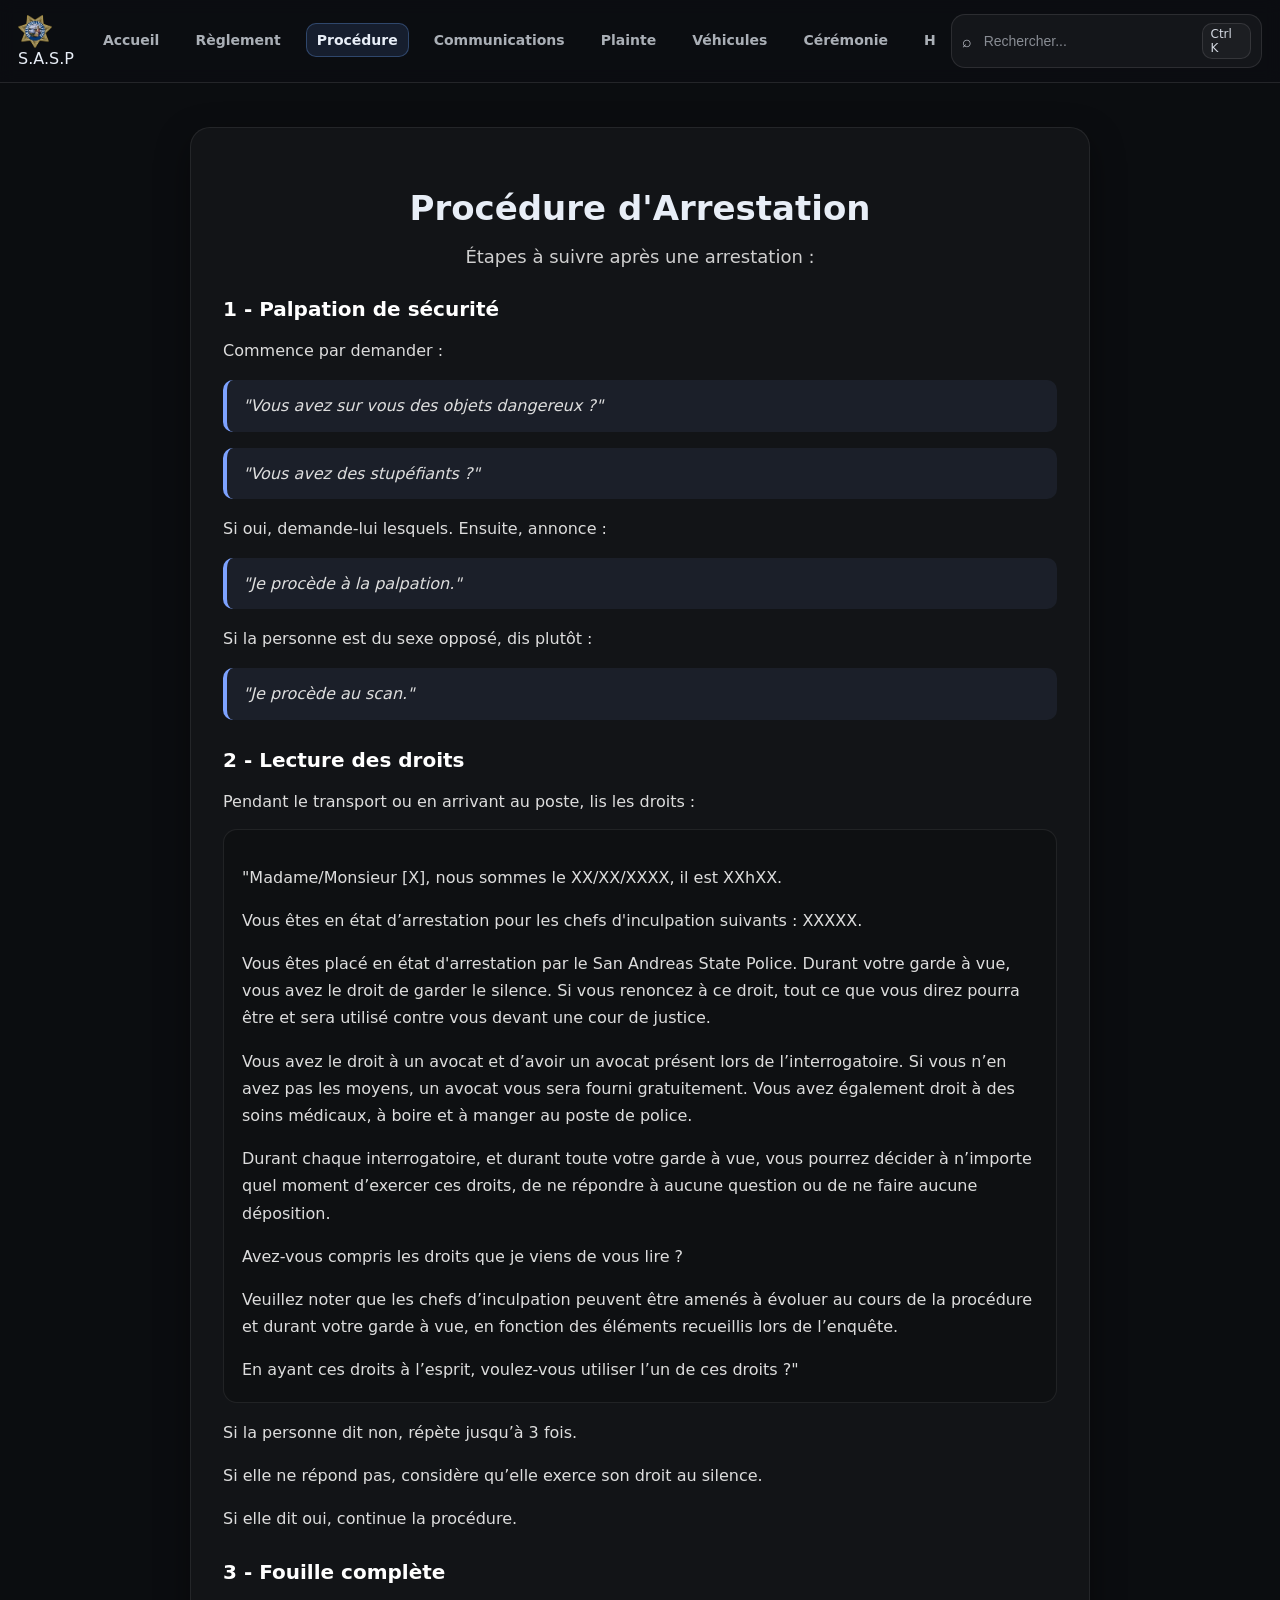
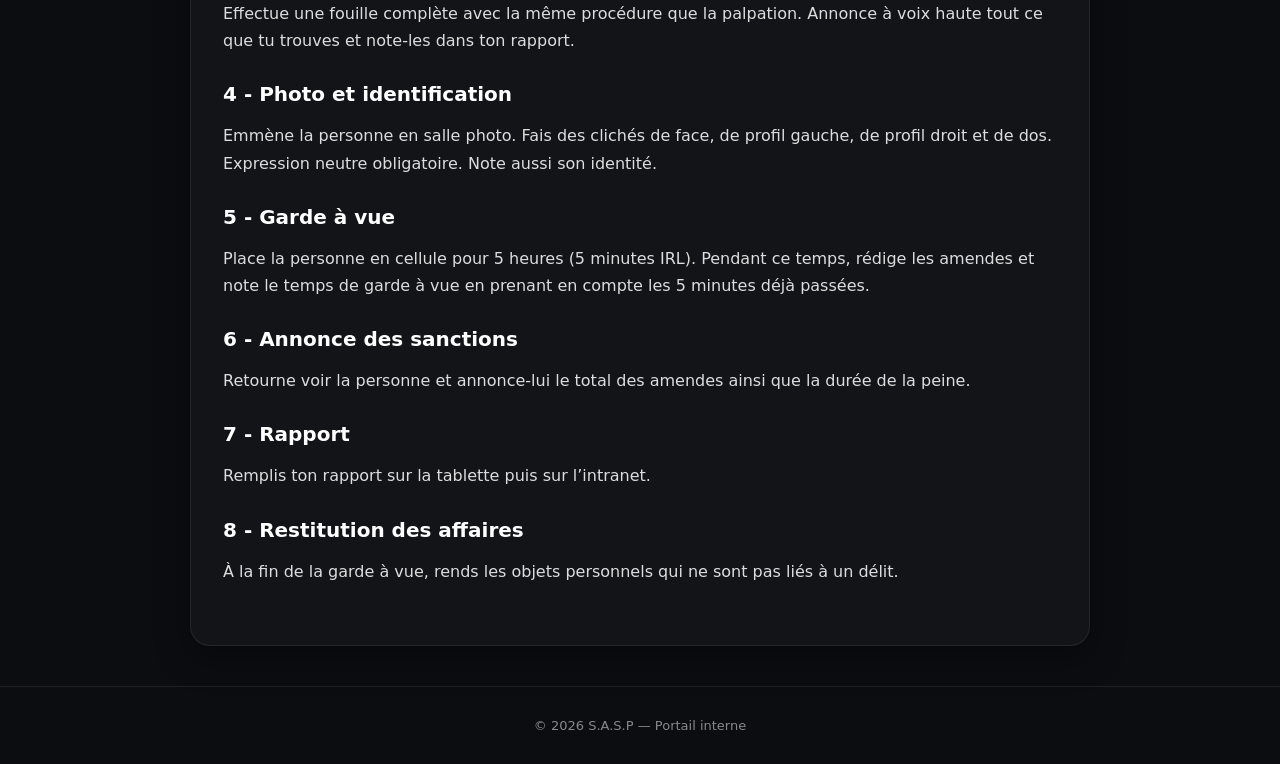
<file: procedure.html>
<!DOCTYPE html>
<html lang="fr">
<head>
  <meta charset="UTF-8" />
  <meta name="viewport" content="width=device-width, initial-scale=1.0" />
  <title>S.A.S.P - Procédure</title>
  <link rel="icon" type="image/png" href="favicon.png">
  <link rel="stylesheet" href="style.css" />
</head>
<body>

<header class="topbar">
  <div class="topbar__left">
    <div class="brand">
      <div class="brand__logo">
        <img src="favicon.png" alt="Logo SASP">
      </div>
      <div class="brand__name">S.A.S.P</div>
    </div>

    <nav class="nav">
      <a class="nav__link" href="index.html">Accueil</a>
      <a class="nav__link" href="reglement.html">Règlement</a>
      <a class="nav__link nav__link--active" href="procedure.html">Procédure</a>
      <a class="nav__link" href="communications.html">Communications</a>
      <a class="nav__link" href="plainte.html">Plainte</a>
      <a class="nav__link" href="vehicules.html">Véhicules</a>
      <a class="nav__link" href="ceremonie.html">Cérémonie</a>
      <a class="nav__link" href="hierarchie.html">Hiérarchie</a>
      <a class="nav__link" href="effectif.html">Effectif</a>
      <a class="nav__link" href="formation.html">Formation</a>
    </nav>
  </div>

  <div class="topbar__right">
    <div class="search">
      <span class="search__icon" aria-hidden="true">⌕</span>
      <input class="search__input" type="search" placeholder="Rechercher..." />
      <span class="search__hint" aria-hidden="true">Ctrl K</span>
    </div>
  </div>
</header>

<main class="container">
  <section class="procedure-page">
    <div class="procedure-card">
      <h1 class="procedure-title">Procédure d'Arrestation</h1>
      <p class="procedure-intro">Étapes à suivre après une arrestation :</p>

      <div class="procedure-step">
        <h2>1 - Palpation de sécurité</h2>
        <p>Commence par demander :</p>
        <p class="procedure-quote">"Vous avez sur vous des objets dangereux ?"</p>
        <p class="procedure-quote">"Vous avez des stupéfiants ?"</p>
        <p>Si oui, demande-lui lesquels. Ensuite, annonce :</p>
        <p class="procedure-quote">"Je procède à la palpation."</p>
        <p>Si la personne est du sexe opposé, dis plutôt :</p>
        <p class="procedure-quote">"Je procède au scan."</p>
      </div>

      <div class="procedure-step">
        <h2>2 - Lecture des droits</h2>
        <p>Pendant le transport ou en arrivant au poste, lis les droits :</p>

        <div class="procedure-blockquote">
          <p>"Madame/Monsieur [X], nous sommes le XX/XX/XXXX, il est XXhXX.</p>
          <p>Vous êtes en état d’arrestation pour les chefs d'inculpation suivants : XXXXX.</p>
          <p>Vous êtes placé en état d'arrestation par le San Andreas State Police. Durant votre garde à vue, vous avez le droit de garder le silence. Si vous renoncez à ce droit, tout ce que vous direz pourra être et sera utilisé contre vous devant une cour de justice.</p>
          <p>Vous avez le droit à un avocat et d’avoir un avocat présent lors de l’interrogatoire. Si vous n’en avez pas les moyens, un avocat vous sera fourni gratuitement. Vous avez également droit à des soins médicaux, à boire et à manger au poste de police.</p>
          <p>Durant chaque interrogatoire, et durant toute votre garde à vue, vous pourrez décider à n’importe quel moment d’exercer ces droits, de ne répondre à aucune question ou de ne faire aucune déposition.</p>
          <p>Avez-vous compris les droits que je viens de vous lire ?</p>
         <p> Veuillez noter que les chefs d’inculpation peuvent être amenés à évoluer au cours de la procédure et durant votre garde à vue, en fonction des éléments recueillis lors de l’enquête.<p>
          <p>En ayant ces droits à l’esprit, voulez-vous utiliser l’un de ces droits ?"</p>
        </div>

        <p>Si la personne dit non, répète jusqu’à 3 fois.</p>
        <p>Si elle ne répond pas, considère qu’elle exerce son droit au silence.</p>
        <p>Si elle dit oui, continue la procédure.</p>
      </div>

      <div class="procedure-step">
        <h2>3 - Fouille complète</h2>
        <p>
          Effectue une fouille complète avec la même procédure que la palpation.
          Annonce à voix haute tout ce que tu trouves et note-les dans ton rapport.
        </p>
      </div>

      <div class="procedure-step">
        <h2>4 - Photo et identification</h2>
        <p>
          Emmène la personne en salle photo. Fais des clichés de face, de profil gauche,
          de profil droit et de dos. Expression neutre obligatoire. Note aussi son identité.
        </p>
      </div>

      <div class="procedure-step">
        <h2>5 - Garde à vue</h2>
        <p>
          Place la personne en cellule pour 5 heures (5 minutes IRL). Pendant ce temps,
          rédige les amendes et note le temps de garde à vue
          en prenant en compte les 5 minutes déjà passées.
        </p>
      </div>

      <div class="procedure-step">
        <h2>6 - Annonce des sanctions</h2>
        <p>
          Retourne voir la personne et annonce-lui le total des amendes
          ainsi que la durée de la peine.
        </p>
      </div>

      <div class="procedure-step">
        <h2>7 - Rapport</h2>
        <p>
          Remplis ton rapport sur la tablette puis sur l’intranet.
        </p>
      </div>

      <div class="procedure-step">
        <h2>8 - Restitution des affaires</h2>
        <p>
          À la fin de la garde à vue, rends les objets personnels
          qui ne sont pas liés à un délit.
        </p>
      </div>
    </div>
  </section>
</main>

<footer class="footer">
  <p>© <span id="year"></span> S.A.S.P — Portail interne</p>
</footer>

<script>
  document.getElementById("year").textContent = new Date().getFullYear();
</script>

</body>
</html>
</file>
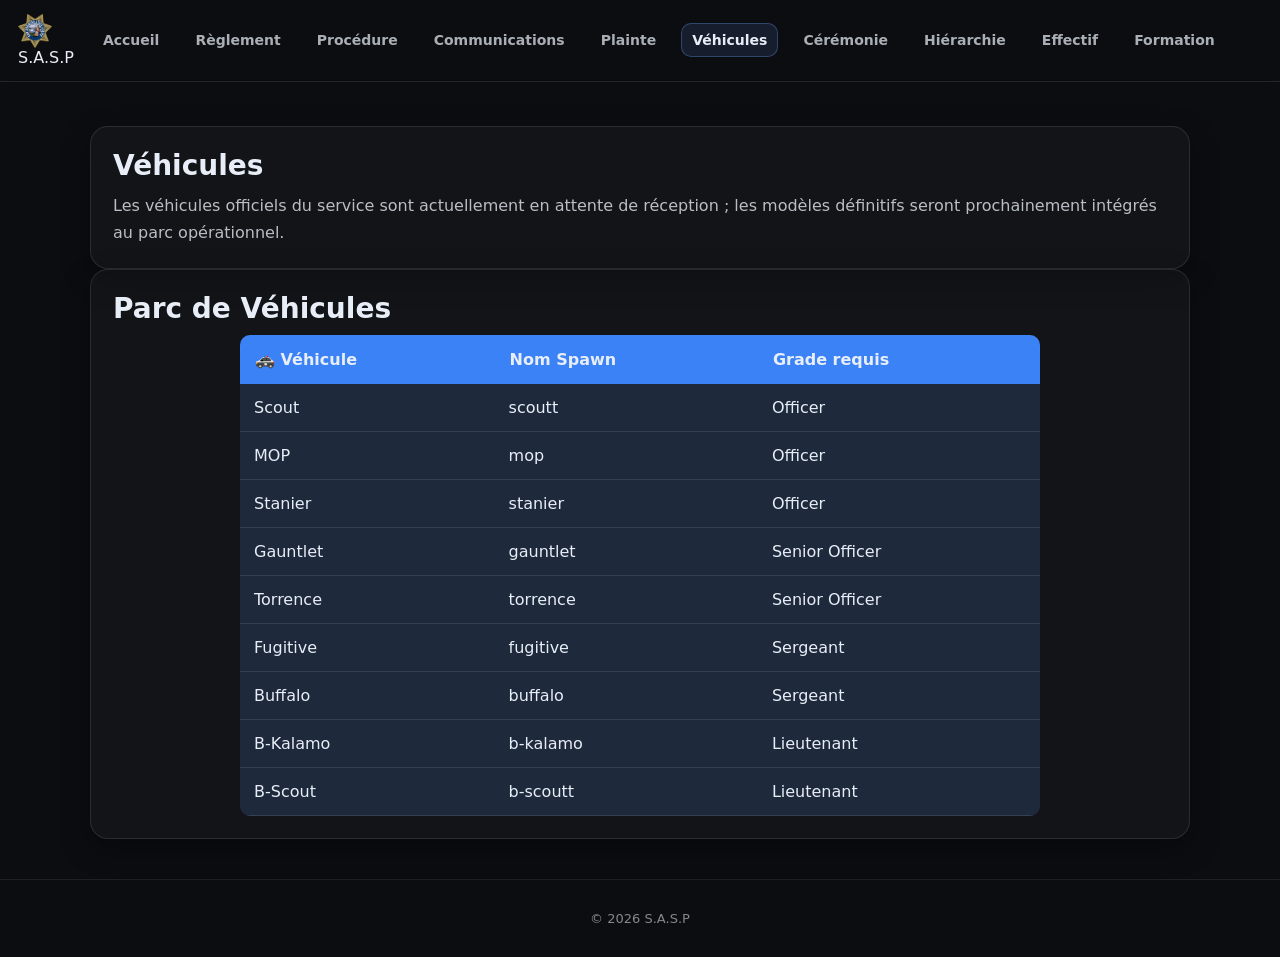
<file: vehicules.html>
<!DOCTYPE html>
<html lang="fr">
<head>
  <meta charset="UTF-8" />
  <meta name="viewport" content="width=device-width, initial-scale=1.0" />
  <title>S.A.S.P - Véhicules</title>
  <link rel="icon" type="image/png" href="favicon.png">
  <link rel="stylesheet" href="style.css" />
</head>
<body>

<header class="topbar">
  <div class="topbar__left">
    <div class="brand">
      <div class="brand__logo">
        <img src="favicon.png" alt="Logo USSS">
      </div>
      <div class="brand__name">S.A.S.P</div>
    </div>
    <nav class="nav">
      <a class="nav__link" href="index.html">Accueil</a>
      <a class="nav__link" href="reglement.html">Règlement</a>
      <a class="nav__link" href="procedure.html">Procédure</a>
      <a class="nav__link" href="communications.html">Communications</a>
      <a class="nav__link" href="plainte.html">Plainte</a>
      <a class="nav__link nav__link--active" href="vehicules.html">Véhicules</a>
      <a class="nav__link" href="ceremonie.html">Cérémonie</a>
      <a class="nav__link" href="hierarchie.html">Hiérarchie</a>
      <a class="nav__link" href="effectif.html">Effectif</a>
      <a class="nav__link" href="formation.html">Formation</a>
    </nav>
  </div>
</header>

<main class="container">

  <div class="card page">
    <h1 class="page__title">Véhicules</h1>
    <p class="page__desc">
     Les véhicules officiels du service sont actuellement en attente de réception ; les modèles définitifs seront prochainement intégrés au parc opérationnel.
    </p>
  </div>

  <div class="card page">
    <h2 class="page__title">Parc de Véhicules</h2>

    <table class="vehicule-table">
      <thead>
        <tr>
          <th>🚓 Véhicule</th>
          <th>Nom Spawn</th>
          <th>Grade requis</th>
        </tr>
      </thead>

      <tbody>

        <tr>
          <td>Scout</td>
          <td>scoutt</td>
          <td>Officer</td>
        </tr>

        <tr>
          <td>MOP</td>
          <td>mop</td>
          <td>Officer</td>
        </tr>

        <tr>
          <td>Stanier</td>
          <td>stanier</td>
          <td>Officer</td>
        </tr>

        <tr>
          <td>Gauntlet</td>
          <td>gauntlet</td>
          <td>Senior Officer</td>
        </tr>

        <tr>
          <td>Torrence</td>
          <td>torrence</td>
          <td>Senior Officer</td>
        </tr>

        <tr>
          <td>Fugitive</td>
          <td>fugitive</td>
          <td>Sergeant</td>
        </tr>

        <tr>
          <td>Buffalo</td>
          <td>buffalo</td>
          <td>Sergeant</td>
        </tr>

        <tr>
          <td>B-Kalamo</td>
          <td>b-kalamo</td>
          <td>Lieutenant</td>
        </tr>

        <tr>
          <td>B-Scout</td>
          <td>b-scoutt</td>
          <td>Lieutenant</td>
        </tr>

      </tbody>
    </table>

  </div>

</main>

<footer class="footer">
  <p>© <span id="year"></span> S.A.S.P</p>
</footer>

<script>
document.getElementById("year").textContent = new Date().getFullYear();
</script>

</body>
</html>
</file>
<file: style.css>
* { box-sizing: border-box; }
html, body { height: 100%; }
body {
  margin: 0;
  font-family: system-ui, -apple-system, Segoe UI, Roboto, Arial, sans-serif;
  background: #0b0d10;
  color: #e8eef7;
}

/* TOPBAR */
.topbar {
  position: sticky;
  top: 0;
  z-index: 10;
  background: rgba(12, 14, 18, 0.92);
  backdrop-filter: blur(8px);
  border-bottom: 1px solid rgba(255,255,255,0.08);
  padding: 14px 18px;
  display: flex;
  align-items: center;
  justify-content: space-between;
  gap: 16px;
}

.topbar__left {
  display: flex;
  align-items: center;
  gap: 18px;
  min-width: 0;
}

.brand__logo{
  display: flex;
  align-items: center;
  justify-content: center;
  width: 34px;
  height: 34px;
}

.brand__logo img{
  width: 100%;
  height: 100%;
  object-fit: contain;
}
}
.brand__name { font-weight: 800; letter-spacing: 0.4px; }

.nav {
  display: flex;
  align-items: center;
  gap: 14px;
  overflow: auto;
  padding-bottom: 2px;
}
.nav__link {
  color: rgba(232, 238, 247, 0.72);
  text-decoration: none;
  font-size: 14px;
  padding: 8px 10px;
  border-radius: 10px;
  transition: 0.15s ease;
  border: 1px solid transparent;
}
.nav__link:hover {
  color: #e8eef7;
  background: rgba(255,255,255,0.05);
  border-color: rgba(255,255,255,0.08);
}
.nav__link--active {
  color: #e8eef7;
  background: rgba(108, 166, 255, 0.10);
  border-color: rgba(108, 166, 255, 0.25);
}

/* SEARCH */
.search {
  display: flex;
  align-items: center;
  gap: 10px;
  padding: 8px 10px;
  border-radius: 14px;
  border: 1px solid rgba(255,255,255,0.10);
  background: rgba(255,255,255,0.04);
}
.search__icon { opacity: 0.8; }
.search__input {
  width: 220px;
  border: none;
  outline: none;
  background: transparent;
  color: #e8eef7;
  font-size: 14px;
}
.search__input::placeholder { color: rgba(232,238,247,0.55); }
.search__hint {
  font-size: 12px;
  padding: 3px 8px;
  border-radius: 10px;
  border: 1px solid rgba(255,255,255,0.12);
  background: rgba(255,255,255,0.04);
  opacity: 0.9;
}

/* LAYOUT */
.container {
  width: min(1100px, calc(100% - 40px));
  margin: 0 auto;
  padding: 44px 0 40px;
}

.divider {
  border: none;
  height: 1px;
  background: rgba(255,255,255,0.08);
  margin: 28px 0;
}

/* HERO */
.hero { text-align: center; padding: 10px 0 6px; }
.hero__title {
  margin: 0;
  font-size: clamp(26px, 3.2vw, 42px);
  font-weight: 900;
}
.hero__subtitle {
  margin: 10px 0 0;
  color: rgba(232,238,247,0.70);
  font-style: italic;
}

/* HOME GRID */
.grid {
  display: grid;
  grid-template-columns: 1.45fr 1fr;
  gap: 22px;
  align-items: start;
}

.card {
  background: rgba(255,255,255,0.03);
  border: 1px solid rgba(255,255,255,0.09);
  border-radius: 18px;
  overflow: hidden;
  box-shadow: 0 10px 28px rgba(0,0,0,0.35);
}
.media__img {
  width: 100%;
  height: 320px;
  object-fit: cover;
  display: block;
}

.text { padding: 22px; }
.text__title { margin: 0 0 10px; font-size: 22px; }
.text__desc { margin: 0; line-height: 1.6; color: rgba(232,238,247,0.72); }

/* PAGE CONTENT */
.page {
  padding: 22px;
}
.page__title {
  margin: 0 0 10px;
  font-size: 28px;
  font-weight: 900;
}
.page__desc {
  margin: 0;
  line-height: 1.7;
  color: rgba(232,238,247,0.72);
}

/* CTA */
.cta { text-align: center; padding: 22px 18px 10px; }
.cta__title {
  margin: 0 0 10px;
  font-size: clamp(20px, 2.4vw, 34px);
  font-weight: 900;
}
.cta__desc {
  margin: 0 auto 18px;
  max-width: 780px;
  line-height: 1.7;
  color: rgba(232,238,247,0.72);
}

.btn {
  display: inline-flex;
  align-items: center;
  justify-content: center;
  padding: 10px 16px;
  border-radius: 14px;
  text-decoration: none;
  font-weight: 800;
  font-size: 14px;
  border: 1px solid transparent;
  transition: 0.15s ease;
}
.btn--primary {
  background: rgba(108, 166, 255, 0.20);
  border-color: rgba(108, 166, 255, 0.32);
  color: #e8eef7;
}
.btn--primary:hover { background: rgba(108, 166, 255, 0.28); }

.footer {
  border-top: 1px solid rgba(255,255,255,0.08);
  padding: 18px;
  text-align: center;
  color: rgba(232,238,247,0.55);
  font-size: 13px;
}

/* RESPONSIVE */
@media (max-width: 980px) {
  .search__input { width: 160px; }
  .grid { grid-template-columns: 1fr; }
  .media__img { height: 260px; }
}

@media (max-width: 640px) {
  .topbar { flex-direction: column; align-items: stretch; }
  .topbar__left { flex-direction: column; align-items: stretch; }
  .nav { padding-top: 8px; }
  .search__input { width: 100%; }
}

/* ===== Règlement viewer (9 PNG) ===== */
.reg-viewer{
  padding: 16px;
}

.reg-image-wrap{
  border: 1px solid rgba(255,255,255,.10);
  border-radius: 16px;
  overflow: auto;
  background: rgba(0,0,0,.18);
  max-height: 75vh;
}

.reg-image-wrap img{
  width: 100%;
  height: auto;
  display:block;
}

.reg-toolbar{
  margin-top: 12px;
  display:flex;
  align-items:center;
  justify-content:center;
  gap: 14px;
}

.reg-counter{
  color: rgba(232,238,247,.85);
  font-size: 14px;
}

.reg-arrow{
  width: 46px;
  height: 46px;
  border-radius: 14px;
  border: 1px solid rgba(255,255,255,.10);
  background: rgba(255,255,255,.04);
  color: rgba(232,238,247,.92);
  font-size: 18px;
  font-weight: 900;
  cursor: pointer;
  transition: .15s ease;
}

.reg-arrow:hover{
  background: rgba(108,166,255,.12);
  border-color: rgba(108,166,255,.30);
}

.reg-arrow.is-disabled,
.reg-arrow:disabled{
  opacity: .45;
  cursor: not-allowed;
}

.reg-hint{
  margin: 10px 0 0;
  text-align:center;
  color: rgba(168,179,207,.95);
  font-size: 13px;
}

/* ===== Hiérarchie - premium ===== */
.rank-section{
  margin-top: 14px;
  padding: 16px;
  border-radius: 18px;
  border: 1px solid rgba(255,255,255,.08);
  background: linear-gradient(180deg, rgba(255,255,255,.05), rgba(255,255,255,.02));
  box-shadow: 0 10px 30px rgba(0,0,0,.35);
}

.rank-section__head{
  display:flex;
  align-items:center;
  justify-content:space-between;
  gap:12px;
  margin-bottom: 10px;
}

.rank-section__head h2{
  margin:0;
  font-size: 18px;
  letter-spacing: .2px;
}

.rank-badge{
  font-size: 12px;
  font-weight: 800;
  padding: 6px 10px;
  border-radius: 999px;
  border: 1px solid rgba(79,140,255,.35);
  background: rgba(79,140,255,.10);
  color: rgba(232,238,252,.85);
}

.rank-divider{
  margin: 14px 0;
  display:flex;
  align-items:center;
  gap:12px;
  opacity:.95;
}
.rank-divider::before,
.rank-divider::after{
  content:"";
  height:1px;
  flex:1;
  background: rgba(255,255,255,.10);
}
.rank-divider span{
  font-weight: 900;
  letter-spacing: .25em;
  font-size: 12px;
  color: rgba(232,238,252,.85);
  padding: 6px 10px;
  border-radius: 999px;
  border: 1px solid rgba(255,255,255,.08);
  background: rgba(255,255,255,.03);
}

.rank-list{
  list-style:none;
  padding:0;
  margin:0;
  display:flex;
  flex-direction:column;
  gap:10px;
}

.rank-item{
  display:flex;
  align-items:center;
  gap:10px;
  padding: 12px 12px;
  border-radius: 14px;
  border: 1px solid rgba(255,255,255,.08);
  background: rgba(255,255,255,.03);
  color: rgba(232,238,252,.92);
  font-weight: 750;
  transition: transform .18s ease, border-color .18s ease, background .18s ease;
}

.rank-item:hover{
  transform: translateY(-1px);
  border-color: rgba(79,140,255,.55);
  background: rgba(79,140,255,.10);
}

.rank-name{line-height:1.3}

.rank-pill{
  font-size: 12px;
  font-weight: 900;
  letter-spacing: .08em;
  padding: 6px 10px;
  border-radius: 999px;
  border: 1px solid rgba(79,140,255,.35);
  background: rgba(79,140,255,.10);
  color: rgba(232,238,252,.90);
}
}



/* =======================================
   COMMUNICATIONS — TABLEAU 
   ======================================= */

.comms-card{
  margin-top: 14px;
  padding: 18px;
  border-radius: 20px;
  border: 1px solid rgba(255,255,255,.08);
  background: rgba(255,255,255,.03);
  box-shadow: 0 12px 34px rgba(0,0,0,.38);
}

.comms-head{
  display:flex;
  align-items:center;
  justify-content:space-between;
  gap:12px;
  margin-bottom: 8px;
}

.comms-title{
  margin:0;
  font-size: 20px;
  letter-spacing: .2px;
}

.comms-badge{
  font-size: 12px;
  font-weight: 900;
  padding: 6px 10px;
  border-radius: 999px;
  border: 1px solid rgba(79,140,255,.35);
  background: rgba(79,140,255,.10);
  color: rgba(232,238,252,.90);
}

.comms-subtitle{
  margin: 16px 0 10px;
  font-size: 13px;
  font-weight: 950;
  letter-spacing: .35px;
  text-transform: uppercase;
  color: rgba(232,238,252,.85);
}

/* Wrap = scroll mobile + cadre propre */
.comms-table-wrap{
  overflow-x: auto;
  border-radius: 16px;
  border: 1px solid rgba(255,255,255,.10);
  background: rgba(0,0,0,.22);
}

/* Table */
.comms-table{
  width: 100%;
  border-collapse: separate;      /* important pour garder le radius clean */
  border-spacing: 0;
  min-width: 620px;               /* évite que tout s’écrase */
}

/* Header */
.comms-table thead th{
  text-align:left;
  padding: 13px 14px;
  font-size: 13px;
  font-weight: 950;
  color: rgba(232,238,252,.92);
  background: rgba(255,255,255,.06);
  border-bottom: 1px solid rgba(255,255,255,.10);
  position: sticky;               /* optionnel mais stylé quand tu scroll */
  top: 0;
  backdrop-filter: blur(8px);
}

/* Radius header */
.comms-table thead th:first-child{
  border-top-left-radius: 16px;
}
.comms-table thead th:last-child{
  border-top-right-radius: 16px;
}

/* Body cells */
.comms-table tbody td{
  padding: 12px 14px;
  font-size: 14px;
  color: rgba(232,238,252,.86);
  border-bottom: 1px solid rgba(255,255,255,.06);
  vertical-align: top;
}

/* Colonne code */
.comms-table tbody td:first-child{
  width: 120px;
  font-weight: 950;
  letter-spacing: .25px;
  color: rgba(122,167,255,.95);
  white-space: nowrap;
}

/* Zebra rows */
.comms-table tbody tr:nth-child(odd) td{
  background: rgba(255,255,255,.02);
}
.comms-table tbody tr:nth-child(even) td{
  background: rgba(255,255,255,.035);
}

/* Hover clean */
.comms-table tbody tr:hover td{
  background: rgba(79,140,255,.12);
}

/* Dernière ligne radius */
.comms-table tbody tr:last-child td:first-child{
  border-bottom-left-radius: 16px;
}
.comms-table tbody tr:last-child td:last-child{
  border-bottom-right-radius: 16px;
}

/* Petits textes en italique dans table */
.comms-table em{
  color: rgba(168,179,207,.95);
  font-style: italic;
}

/* Note */
.comms-note{
  margin: 12px 2px 0;
  padding-top: 10px;
  border-top: 1px solid rgba(255,255,255,.08);
  color: rgba(168,179,207,.95);
  line-height: 1.6;
}

/* Mobile : on réduit un peu */
@media (max-width: 560px){
  .comms-card{padding: 14px}
  .comms-title{font-size: 18px}
}

/* =======================================
   DISPATCH — TABLEAUX HEBDO (dispatch-*)
   ======================================= */

.dispatch-week{
  display:flex;
  align-items:stretch;
  justify-content:space-between;
  gap:14px;
  padding:16px;
  border-radius:20px;
  border:1px solid rgba(255,255,255,.08);
  background: rgba(255,255,255,.03);
  box-shadow: 0 12px 34px rgba(0,0,0,.38);
}

.dispatch-week__label{
  font-size:12px;
  font-weight:950;
  letter-spacing:.12em;
  text-transform:uppercase;
  color: rgba(168,179,207,.95);
}

.dispatch-week__range{
  margin-top:6px;
  font-size:18px;
  font-weight:900;
}

.dispatch-week__meta{
  margin-top:6px;
  color: rgba(168,179,207,.95);
  font-size:14px;
  line-height:1.5;
}

.dispatch-week__right{
  display:flex;
  gap:10px;
  flex-wrap:wrap;
  align-content:flex-start;
  justify-content:flex-end;
}

.dispatch-kpi{
  min-width:120px;
  padding:12px 12px;
  border-radius:16px;
  border:1px solid rgba(255,255,255,.08);
  background: rgba(0,0,0,.18);
  text-align:center;
}

.dispatch-kpi__value{
  font-size:22px;
  font-weight:950;
}

.dispatch-kpi__label{
  margin-top:2px;
  font-size:12px;
  font-weight:900;
  letter-spacing:.08em;
  text-transform:uppercase;
  color: rgba(168,179,207,.95);
}

/* Cards */
.dispatch-card{
  margin-top: 14px;
  padding: 18px;
  border-radius: 20px;
  border: 1px solid rgba(255,255,255,.08);
  background: rgba(255,255,255,.03);
  box-shadow: 0 12px 34px rgba(0,0,0,.38);
}

.dispatch-head{
  display:flex;
  align-items:center;
  justify-content:space-between;
  gap:12px;
  margin-bottom: 10px;
}

.dispatch-title{
  margin:0;
  font-size: 18px;
  font-weight: 950;
  letter-spacing: .2px;
}

.dispatch-badge{
  font-size: 12px;
  font-weight: 950;
  padding: 6px 10px;
  border-radius: 999px;
  border: 1px solid rgba(79,140,255,.35);
  background: rgba(79,140,255,.10);
  color: rgba(232,238,252,.90);
}

.dispatch-badge--ok{
  border-color: rgba(70, 200, 140, .35);
  background: rgba(70, 200, 140, .10);
}

.dispatch-badge--warn{
  border-color: rgba(255, 190, 80, .35);
  background: rgba(255, 190, 80, .10);
}

/* Table wrap */
.dispatch-table-wrap{
  overflow-x:auto;
  border-radius:16px;
  border:1px solid rgba(255,255,255,.10);
  background: rgba(0,0,0,.22);
}

/* Table */
.dispatch-table{
  width:100%;
  border-collapse: separate;
  border-spacing: 0;
  min-width: 860px;
}

.dispatch-table thead th{
  text-align:left;
  padding: 13px 14px;
  font-size: 13px;
  font-weight: 950;
  color: rgba(232,238,252,.92);
  background: rgba(255,255,255,.06);
  border-bottom: 1px solid rgba(255,255,255,.10);
  position: sticky;
  top: 0;
  backdrop-filter: blur(8px);
}

.dispatch-table thead th:first-child{border-top-left-radius:16px;}
.dispatch-table thead th:last-child{border-top-right-radius:16px;}

.dispatch-table tbody td{
  padding: 12px 14px;
  font-size: 14px;
  color: rgba(232,238,252,.86);
  border-bottom: 1px solid rgba(255,255,255,.06);
  vertical-align: top;
}

/* Zebra */
.dispatch-table tbody tr:nth-child(odd) td{ background: rgba(255,255,255,.02); }
.dispatch-table tbody tr:nth-child(even) td{ background: rgba(255,255,255,.035); }

.dispatch-table tbody tr:hover td{
  background: rgba(79,140,255,.12);
}

/* Notes */
.dispatch-notes{
  padding: 12px 12px;
  border-radius: 16px;
  border: 1px solid rgba(255,255,255,.08);
  background: rgba(0,0,0,.18);
}

.dispatch-notes__list{
  margin:0;
  padding-left:18px;
  color: rgba(168,179,207,.95);
  line-height:1.7;
}

/* Responsive */
@media (max-width: 900px){
  .dispatch-week{flex-direction:column}
  .dispatch-week__right{justify-content:flex-start}
}

/* Image Accueil */
.home-image{
  width:100%;
  height:450px;
  object-fit:cover;
  border-radius:18px;
  box-shadow: 0 20px 50px rgba(0,0,0,.5);
}

/* TABLE FORMATION */
.table-wrap{
  overflow-x: auto;
}

.formation-table{
  width: 100%;
  border-collapse: collapse;
  min-width: 700px;
}

.formation-table th{
  text-align: left;
  padding: 14px;
  font-size: 13px;
  font-weight: 900;
  border-bottom: 1px solid rgba(255,255,255,0.1);
  background: rgba(255,255,255,0.04);
}

.formation-table td{
  padding: 14px;
  border-bottom: 1px solid rgba(255,255,255,0.06);
  font-size: 14px;
  color: rgba(232,238,247,0.85);
}

.formation-table tr:hover td{
  background: rgba(108,166,255,0.10);
}

/* PLAINTES*/

/* 1) Topbar: plus nette */
.topbar{
  border-bottom: 1px solid rgba(255,255,255,.10);
}

/* 2) Cards: un peu plus “clean” */
.card{
  border: 1px solid rgba(255,255,255,.10);
  background: rgba(255,255,255,.03);
}

/* 3) Texte: meilleure lisibilité */
.text__desc,
.page__desc,
.hero__subtitle{
  line-height: 1.7;
  color: rgba(232,238,247,.78);
}

/* 4) Nav: hover + active plus doux */
.nav__link{
  font-weight: 650;
}
.nav__link:hover{
  background: rgba(255,255,255,.06);
}
.nav__link--active{
  background: rgba(108,166,255,.12);
  border-color: rgba(108,166,255,.30);
}

.plainte-image{
display:flex;
justify-content:center;
align-items:center;
margin-top:40px;
}

.plainte-image img{
max-width:100%;
height:auto;
border-radius:12px;
box-shadow:0 15px 35px rgba(0,0,0,.4);
}

/* ===== EFFECTIF (par grade) ===== */
.effectif-grade{
  margin: 14px 0;
  padding: 16px;
  border-radius: 18px;
  border: 1px solid rgba(255,255,255,0.08);
  background: rgba(255,255,255,0.03);
}

.effectif-grade__head{
  display:flex;
  align-items:center;
  justify-content:space-between;
  gap:12px;
  margin-bottom: 12px;
}

.effectif-grade__title{
  margin:0;
  font-size: 16px;
  font-weight: 900;
  letter-spacing: .2px;
}

.effectif-grade__count{
  font-size: 12px;
  font-weight: 900;
  padding: 6px 10px;
  border-radius: 999px;
  border: 1px solid rgba(108,166,255,0.25);
  background: rgba(108,166,255,0.10);
  color: rgba(232,238,247,0.90);
}

/* Tableau */
.effectif-table-wrap{
  overflow-x:auto;
  border-radius: 16px;
  border: 1px solid rgba(255,255,255,0.10);
  background: rgba(0,0,0,0.18);
}

.effectif-table{
  width:100%;
  border-collapse: collapse;
  min-width: 520px;
}

.effectif-table th{
  text-align:left;
  padding: 12px 12px;
  font-size: 12px;
  font-weight: 950;
  letter-spacing: .06em;
  text-transform: uppercase;
  background: rgba(255,255,255,0.05);
  border-bottom: 1px solid rgba(255,255,255,0.10);
  color: rgba(232,238,247,0.90);
}

.effectif-table td{
  padding: 12px 12px;
  border-bottom: 1px solid rgba(255,255,255,0.06);
  color: rgba(232,238,247,0.85);
}

.effectif-table tbody tr:hover td{
  background: rgba(108,166,255,0.10);
}

/* Si pas de membre */
.effectif-empty{
  padding: 12px 12px;
  border-radius: 14px;
  border: 1px dashed rgba(255,255,255,0.14);
  background: rgba(0,0,0,0.14);
  color: rgba(168,179,207,0.95);
}

.procedure-page{
  display:flex;
  justify-content:center;
  align-items:flex-start;
}

.procedure-card{
  width:100%;
  max-width:900px;
  margin:0 auto;
  padding:32px;
  border-radius:20px;
  border:1px solid rgba(255,255,255,.08);
  background:rgba(255,255,255,.03);
  box-shadow:0 12px 34px rgba(0,0,0,.38);
}

.procedure-title{
  text-align:center;
  font-size:34px;
  margin-bottom:12px;
}

.procedure-intro{
  text-align:center;
  color:#cfcfcf;
  font-size:18px;
  margin-bottom:30px;
}

.procedure-step{
  margin-bottom:28px;
}

.procedure-step h2{
  font-size:20px;
  margin-bottom:10px;
  color:#ffffff;
}

.procedure-step p{
  font-size:16px;
  line-height:1.7;
  color:#dddddd;
  margin-bottom:10px;
}

.procedure-quote{
  padding:12px 16px;
  border-left:4px solid #7da2ff;
  background:rgba(125,162,255,.08);
  border-radius:10px;
  font-style:italic;
}

.procedure-blockquote{
  padding:18px;
  margin:14px 0;
  border-radius:14px;
  border:1px solid rgba(255,255,255,.08);
  background:rgba(0,0,0,.18);
}

.procedure-blockquote p{
  margin-bottom:12px;
}

.procedure-blockquote p:last-child{
  margin-bottom:0;
}

@media (max-width: 700px){
  .procedure-card{
    padding:20px;
  }

  .procedure-title{
    font-size:28px;
  }

  .procedure-step h2{
    font-size:18px;
  }

  .procedure-step p{
    font-size:15px;
  }
}


  |  Vheicule |
body{
    font-family: Arial, sans-serif;
    background:#0f172a;
    color:white;
    text-align:center;
    padding:40px;
}

h1{
    margin-bottom:30px;
}

table{
    margin:auto;
    border-collapse:collapse;
    width:800px;
    background:#1e293b;
    border-radius:10px;
    overflow:hidden;
}

th{
    background:#3b82f6;
    padding:15px;
    text-align:left;
}

td{
    padding:14px;
    border-bottom:1px solid #334155;
}

tr:hover{
    background:#334155;
}
</file>
